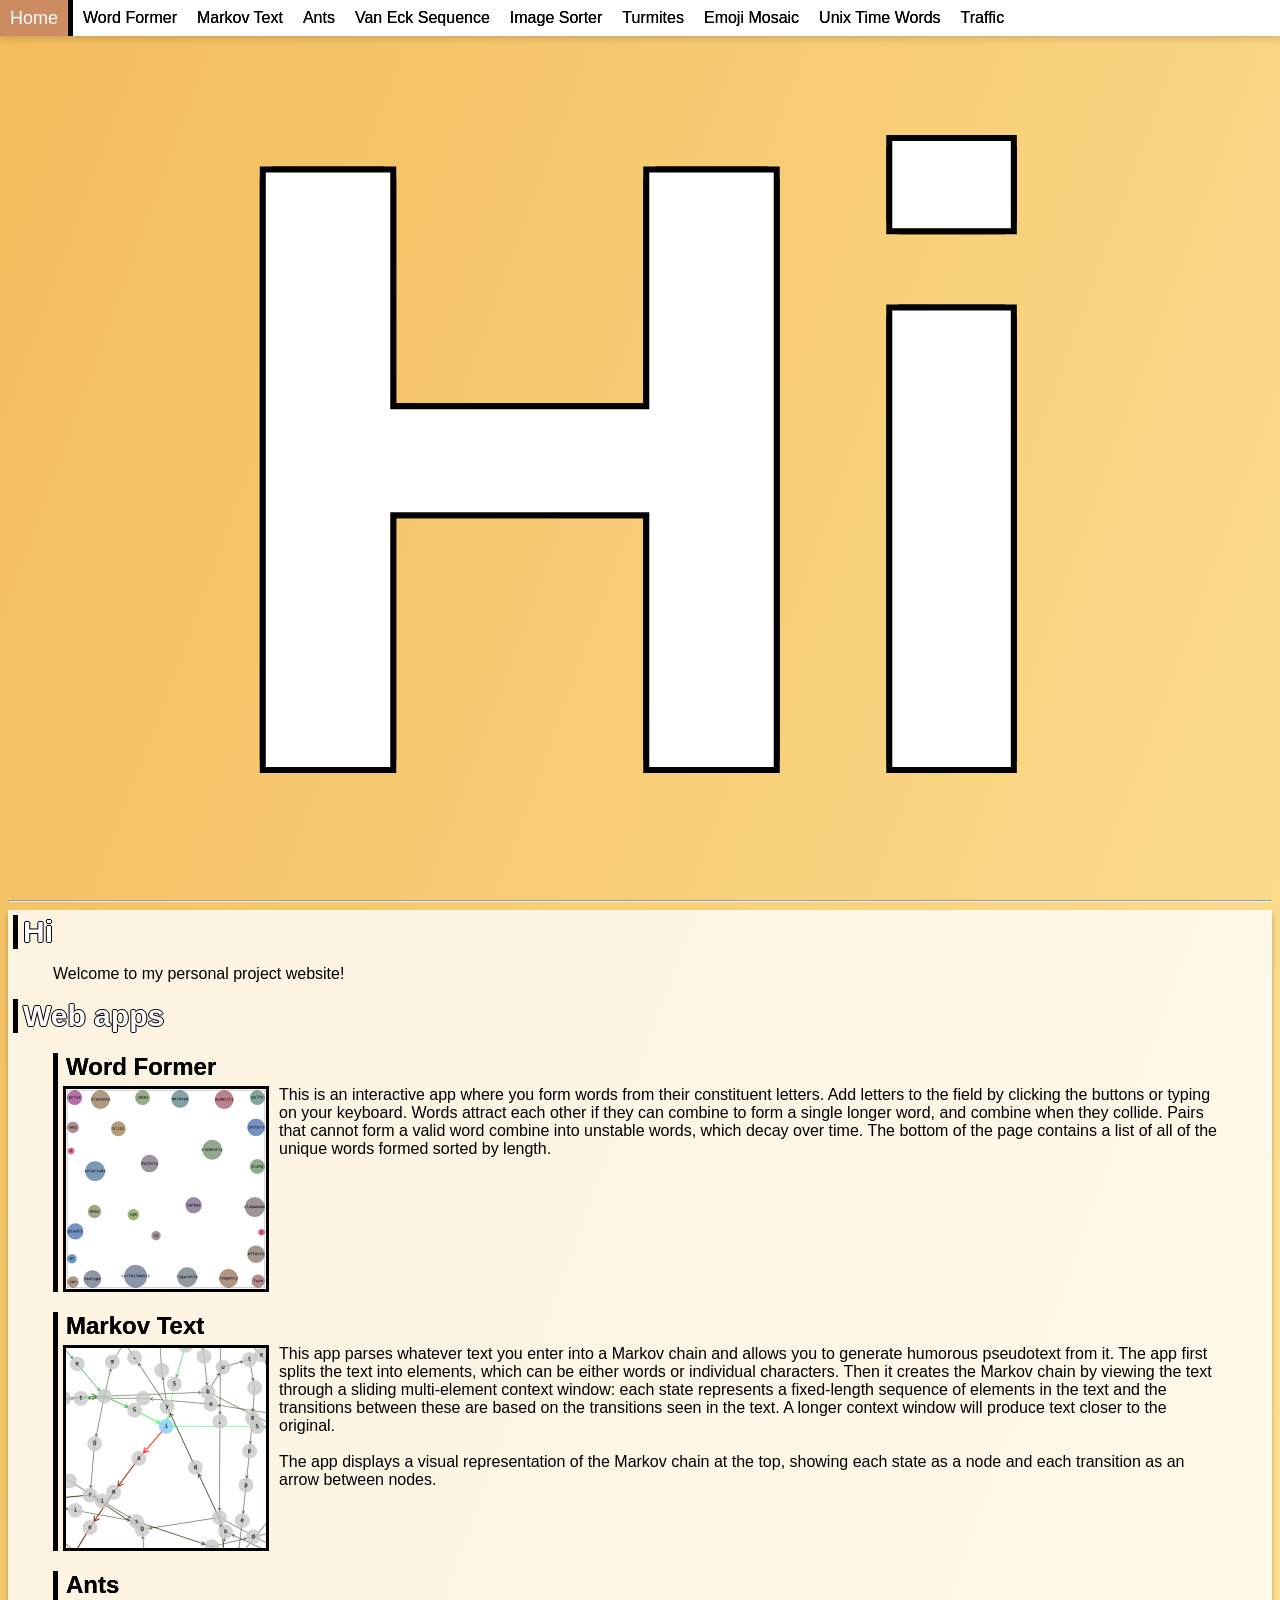
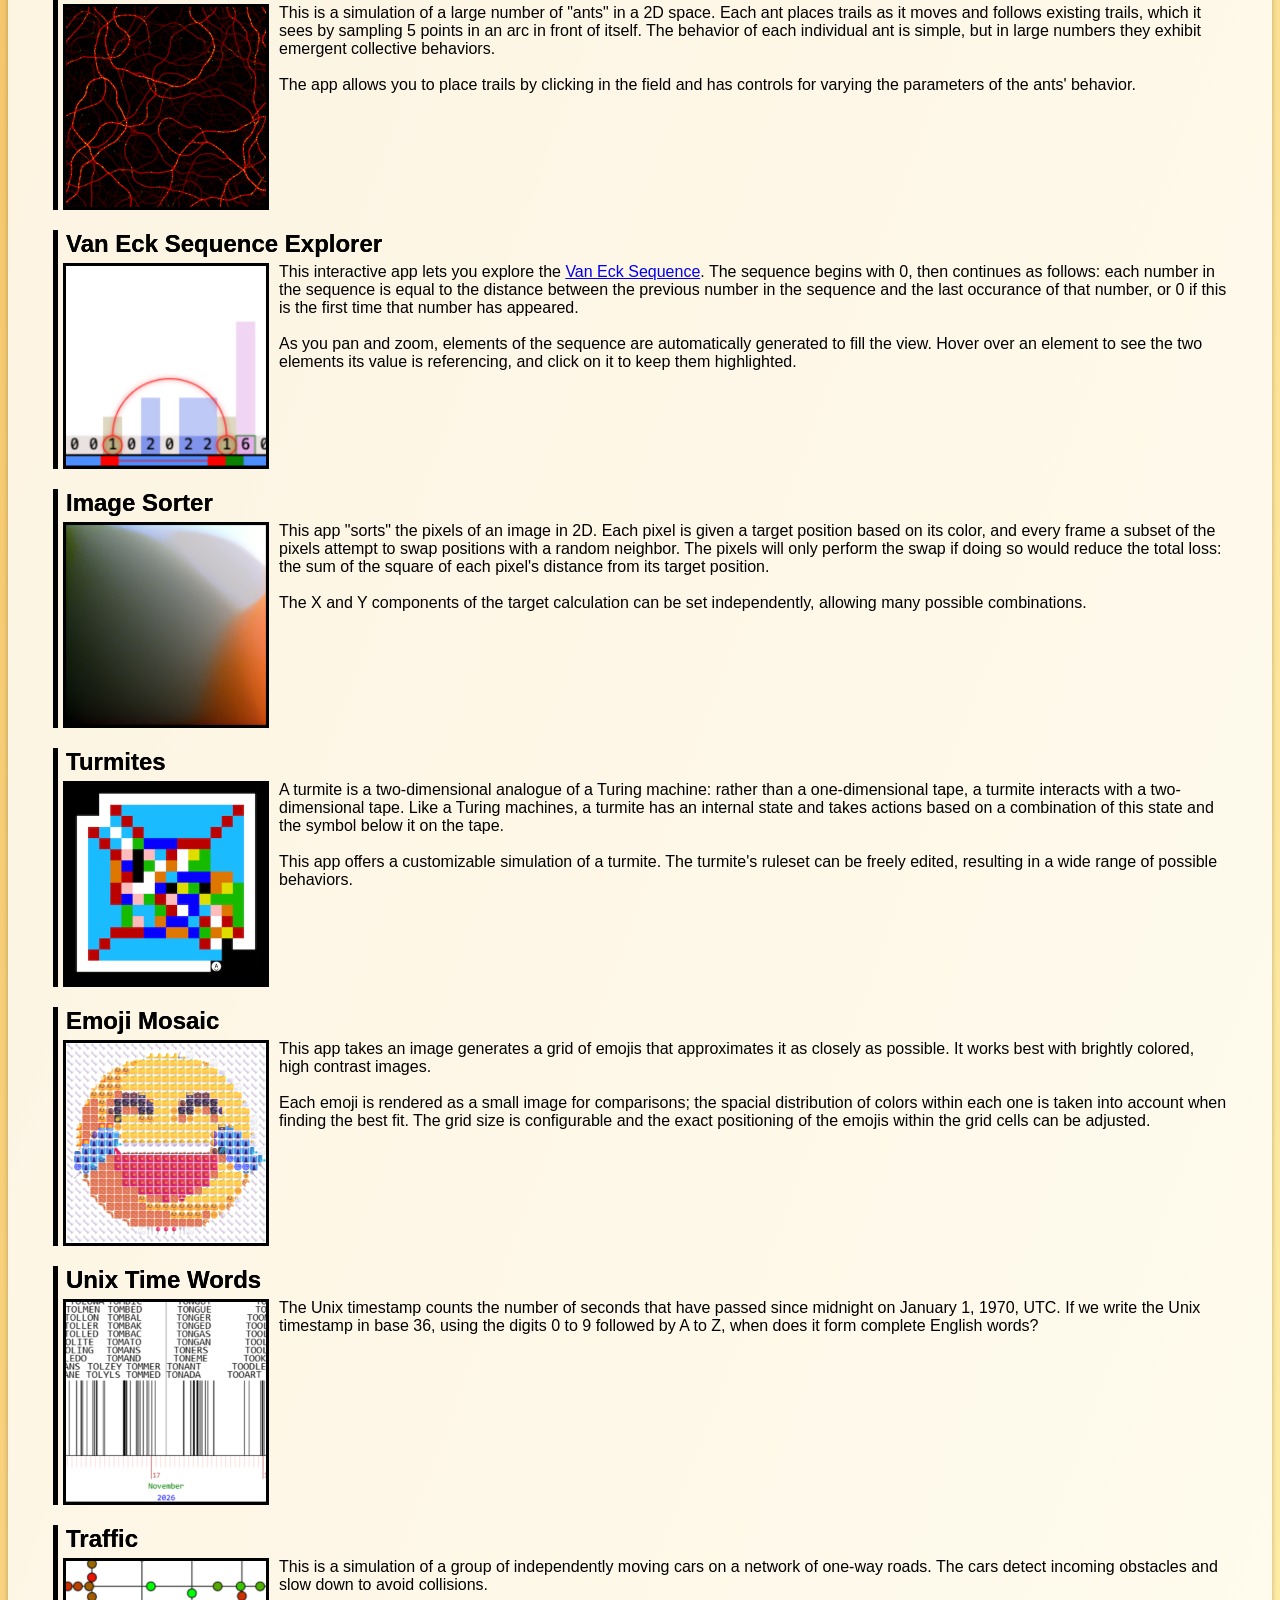
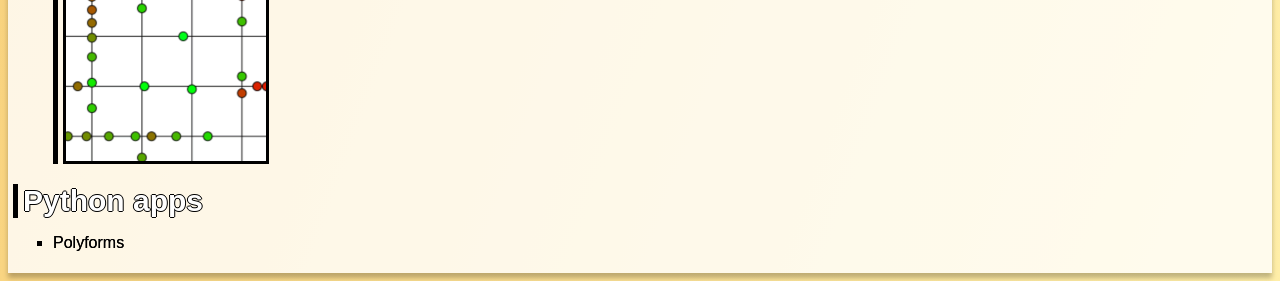
<file: index.html>
<html>
    <head>
        <title>Home</title>
        <link rel="stylesheet" href="css/common.css">
        <link rel="stylesheet" href="css/home.css">
    </head>
    <body>
        <div id="header_placeholder"></div>
        <div id="hi_container"><span id="hi"></span></div>
        <hr id="center_rule">
        <div id="padder">
            <div class="container">
                <span class="header">Hi</span>
                <p>Welcome to my personal project website!</p>
                <span class="header">Web apps</span>
                    <div class="big_link">
                        <a class="animated_link big_link_title" href="/wordformer/">Word Former</a>
                        <div class="image_and_text">
                            <div class="image_outer_container">
                                <div class="image_inner_container">
                                    <img src="/images/wordformer.webp">
                                </div>
                            </div>
                            <div class="text_for_image">
                                This is an interactive app where you form words from their constituent letters. 
                                Add letters to the field by clicking the buttons or typing on your keyboard. 
                                Words attract each other if they can combine to form a single longer word, and combine when they collide. 
                                Pairs that cannot form a valid word combine into unstable words, which decay over time. 
                                The bottom of the page contains a list of all of the unique words formed sorted by length.
                            </div>
                        </div>
                    </div>
                    <div class="big_link">
                        <a class="animated_link big_link_title" href="/markovtext/">Markov Text</a>
                        <div class="image_and_text">
                            <div class="image_outer_container">
                                <div class="image_inner_container">
                                    <img src="/images/markovtext.webp">
                                </div>
                            </div>
                            <div class="text_for_image">
                                This app parses whatever text you enter into a Markov chain and allows you to generate humorous pseudotext from it. 
                                The app first splits the text into elements, which can be either words or individual characters. 
                                Then it creates the Markov chain by viewing the text through a sliding multi-element context window: each state represents a fixed-length sequence of elements in the text and 
                                the transitions between these are based on the transitions seen in the text.
                                A longer context window will produce text closer to the original.
                                <br><br>
                                The app displays a visual representation of the Markov chain at the top, showing each state as a node and each transition as an arrow between nodes.
                            </div>
                        </div>
                    </div>
                    <div class="big_link">
                        <a class="animated_link big_link_title" href="/ants/">Ants</a>
                        <div class="image_and_text">
                            <div class="image_outer_container">
                                <div class="image_inner_container">
                                    <img src="/images/ants.webp">
                                </div>
                            </div>
                            <div class="text_for_image">
                                This is a simulation of a large number of "ants" in a 2D space. 
                                Each ant places trails as it moves and follows existing trails, which it sees by sampling 5 points in an arc in front of itself.
                                The behavior of each individual ant is simple, but in large numbers they exhibit emergent collective behaviors. 
                                <br><br>
                                The app allows you to place trails by clicking in the field and has controls for varying the parameters of the ants' behavior.
                            </div>
                        </div>
                    </div>
                    <div class="big_link">
                        <a class="animated_link big_link_title" href="/vaneck/">Van Eck Sequence Explorer</a>
                        <div class="image_and_text">
                            <div class="image_outer_container">
                                <div class="image_inner_container">
                                    <img src="/images/vaneck.webp">
                                </div>
                            </div>
                            <div class="text_for_image">
                                This interactive app lets you explore the <a href="https://oeis.org/A181391">Van Eck Sequence</a>.
                                The sequence begins with 0, then continues as follows: each number in the sequence is equal to the distance between the previous number in the sequence and the last occurance of that number, or 0 if this is the first time that number has appeared.
                                <br><br>
                                As you pan and zoom, elements of the sequence are automatically generated to fill the view. 
                                Hover over an element to see the two elements its value is referencing, and click on it to keep them highlighted.
                            </div>
                        </div>
                    </div>
                    <div class="big_link">
                        <a class="animated_link big_link_title" href="/imagesorter/">Image Sorter</a>
                        <div class="image_and_text">
                            <div class="image_outer_container">
                                <div class="image_inner_container">
                                    <img src="/images/imagesorter.webp">
                                </div>
                            </div>
                            <div class="text_for_image">
                                This app "sorts" the pixels of an image in 2D. 
                                Each pixel is given a target position based on its color, and every frame a subset of the pixels attempt to swap positions with a random neighbor.
                                The pixels will only perform the swap if doing so would reduce the total loss: the sum of the square of each pixel's distance from its target position. 
                                <br><br>
                                The X and Y components of the target calculation can be set independently, allowing many possible combinations.
                            </div>
                        </div>
                    </div>
                    <div class="big_link">
                        <a class="animated_link big_link_title" href="/turmites/">Turmites</a>
                        <div class="image_and_text">
                            <div class="image_outer_container">
                                <div class="image_inner_container">
                                    <img src="/images/turmites.webp">
                                </div>
                            </div>
                            <div class="text_for_image">
                                A turmite is a two-dimensional analogue of a Turing machine: rather than a one-dimensional tape, a turmite interacts with a two-dimensional tape. 
                                Like a Turing machines, a turmite has an internal state and takes actions based on a combination of this state and the symbol below it on the tape.
                                <br><br>
                                This app offers a customizable simulation of a turmite. 
                                The turmite's ruleset can be freely edited, resulting in a wide range of possible behaviors.
                            </div>
                        </div>
                    </div>
                    <div class="big_link">
                        <a class="animated_link big_link_title" href="/emojimosaic/">Emoji Mosaic</a>
                        <div class="image_and_text">
                            <div class="image_outer_container">
                                <div class="image_inner_container">
                                    <img src="/images/emojimosaic.webp">
                                </div>
                            </div>
                            <div class="text_for_image">
                                This app takes an image generates a grid of emojis that approximates it as closely as possible.
                                It works best with brightly colored, high contrast images.
                                <br><br>
                                Each emoji is rendered as a small image for comparisons; the spacial distribution of colors within each one is taken into account when finding the best fit.
                                The grid size is configurable and the exact positioning of the emojis within the grid cells can be adjusted.
                            </div>
                        </div>
                    </div>
                    <div class="big_link">
                        <a class="animated_link big_link_title" href="/unixwords/">Unix Time Words</a>
                        <div class="image_and_text">
                            <div class="image_outer_container">
                                <div class="image_inner_container">
                                    <img src="/images/unixwords.webp">
                                </div>
                            </div>
                            <div class="text_for_image">
                                The Unix timestamp counts the number of seconds that have passed since midnight on January 1, 1970, UTC. 
                                If we write the Unix timestamp in base 36, using the digits 0 to 9 followed by A to Z, when does it form complete English words? 
                            </div>
                        </div>
                    </div>
                    <div class="big_link">
                        <a class="animated_link big_link_title" href="/traffic/">Traffic</a>
                        <div class="image_and_text">
                            <div class="image_outer_container">
                                <div class="image_inner_container">
                                    <img src="/images/traffic.webp">
                                </div>
                            </div>
                            <div class="text_for_image">
                                This is a simulation of a group of independently moving cars on a network of one-way roads.
                                The cars detect incoming obstacles and slow down to avoid collisions.
                            </div>
                        </div>
                    </div>
                <span class="header">Python apps</span>
                <ul>
                    <li><a class="animated_link" href="https://github.com/dpan229/polyforms">Polyforms</a></li>
                </ul>
            </div>
        </div>

        <script src="js/include_html.js"></script>
        <script src="js/home.js"></script>
    </body>
</html>
</file>
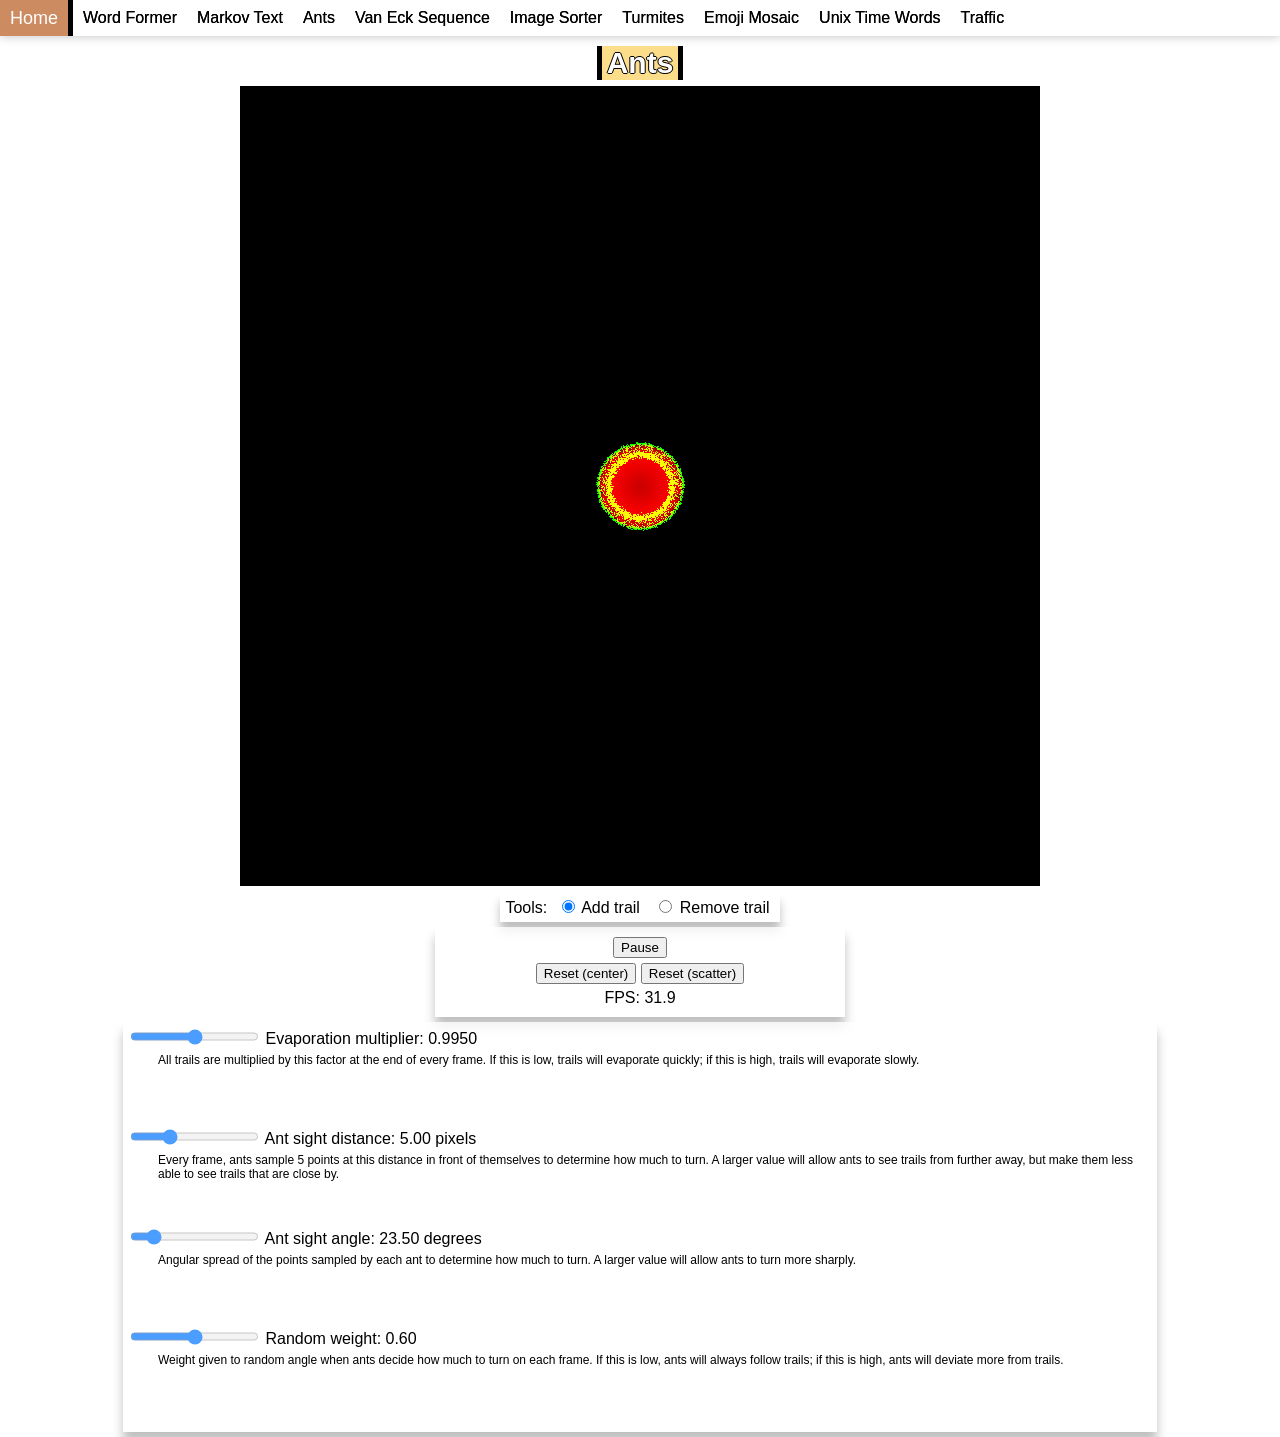
<file: ants/index.html>
<html>
    <head>
        <title>Ants</title>
        <link rel="stylesheet" href="/css/common.css">
        <link rel="stylesheet" href="css/style.css">
    </head>
    <body>
        <div id="header_placeholder"></div>
        <span class="main_header">Ants</span>
        <div class="canvas_container">
            <canvas id="antCanvas" class="layer_canvas" width="800" height="800"></canvas>
            <canvas id="toolCanvas" class="layer_canvas" width="800" height="800"></canvas>
        </div>
        <div class="tool_container">
            <span>Tools:</span>
            <div class="tool">
                <input type="radio" id="add_trail_tool" name="tool" value="add_trail" checked>
                <label for="add_trail_tool">Add trail</label>
            </div>
            <div class="tool">
                <input type="radio" id="remove_trail_tool" name="tool" value="remove_trail">
                <label for="remove_trail_tool">Remove trail</label>
            </div>
        </div>
        <div class="button_container">
            <div class="button_inner_container">
                <button id="playpause">Pause</button>
            </div>
            <div class="button_inner_container">
                <button id="reset_center">Reset (center)</button>
                <button id="reset_scatter">Reset (scatter)</button>
            </div>
            <div class="button_inner_container">
                <span id="fps">FPS</span>
            </div>
        </div>
        <div id="controls">
            <!-- <span class="heading">Settings</span> -->
            <div class="control_container">
                <input type="range" min="0" max="100" value="50" id="evaporation" class="slider">
                <label for="evaporation">Evaporation multiplier: <span id="evaporation_text">0.9950</span></label>
                <span class="explanation">All trails are multiplied by this factor at the end of every frame. If this is low, trails will evaporate quickly; if this is high, trails will evaporate slowly.</span>
            </div>
            <div class="control_container">
                <input type="range" min="0" max="50" value="14" id="distance" class="slider">
                <label for="angle">Ant sight distance: <span id="distance_text">5.00</span> pixels</label>
                <span class="explanation">Every frame, ants sample 5 points at this distance in front of themselves to determine how much to turn. A larger value will allow ants to see trails from further away, but make them less able to see trails that are close by.</span>
            </div>
            <div class="control_container">
                <input type="range" min="1" max="8" value="2" id="angle" class="slider">
                <label for="angle">Ant sight angle: <span id="angle_text">23.50</span> degrees</label>
                <span class="explanation">Angular spread of the points sampled by each ant to determine how much to turn. A larger value will allow ants to turn more sharply.</span>
            </div>
            <div class="control_container">
                <input type="range" min="0" max="120" value="60" id="rand_weight" class="slider">
                <label for="rand_weight">Random weight: <span id="rand_weight_text">0.60</span></label>
                <span class="explanation">Weight given to random angle when ants decide how much to turn on each frame. If this is low, ants will always follow trails; if this is high, ants will deviate more from trails.</span>
            </div>
        </div>
        <script src="../js/include_html.js"></script>
        <script src="js/ants.js"></script>
    </body>
</html>
</file>
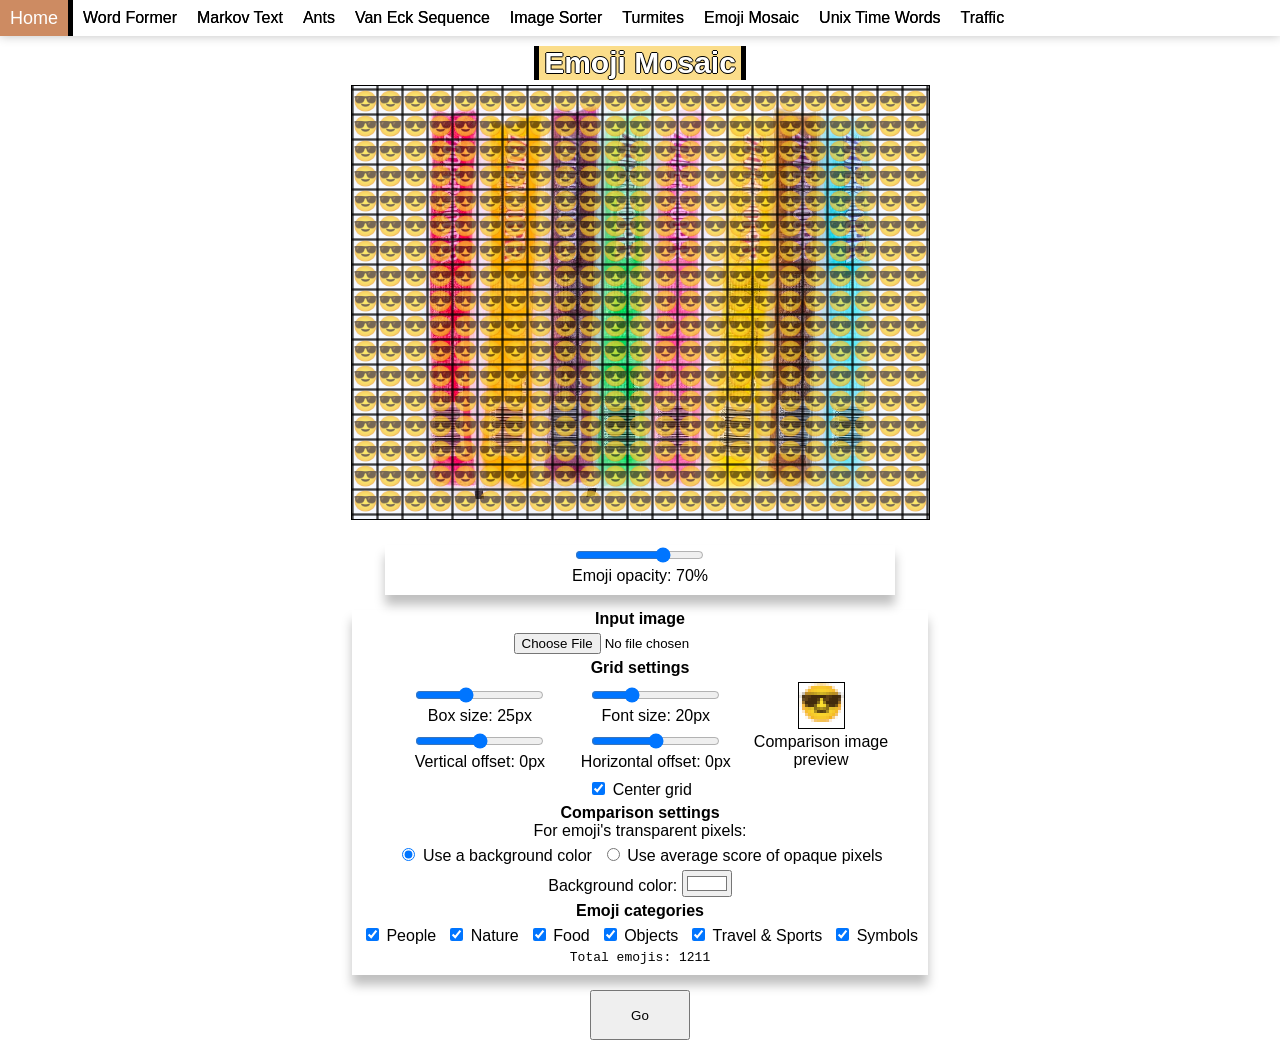
<file: emojimosaic/index.html>
<!DOCTYPE html>
<html>
    <head>
        <title>Emoji Mosaic</title>
        <link rel="stylesheet" href="/css/common.css">
        <link rel="stylesheet" href="css/style.css">
    </head>
    <body>
        <div id="header_placeholder"></div>
        <span class="main_header">Emoji Mosaic</span>
        <div class="canvas_container" id="main_canvas_container">
            <canvas class="layer_canvas" id="image_canvas" width="500" height="500"></canvas>
            <canvas class="layer_canvas" id="top_canvas" width="500" height="500"></canvas>
        </div>
        <div class="control_container">
            <div class="control_group">
                <div class="control">
                    <input type="range" min="0" max="100" value="70" id="emoji_opacity">
                    <br>
                    <label for="emoji_opacity">Emoji opacity: <span id="emoji_opacity_text">70</span>%</label>
                </div>
            </div>
        </div>
        <div class="control_container" id="grid_settings">
            <span class="container_heading">Input image</span>
            <div class="control_group">
                <div class="control">
                    <input type="file" id="image_input" accept="image/*">
                </div>
            </div>
            <span class="container_heading">Grid settings</span>
            <div class="control_group">
                <div class="control">
                <table>
                    <tr>
                        <td class="wide_cell">
                            <div class="control">
                                <input type="range" min="10" max="50" value="25" id="box_size">
                                <br>
                                <label for="box_size">Box size: <span id="box_size_text">25</span>px</label>
                            </div>
                        </td>
                        <td class="wide_cell">
                            <div class="control">
                                <input type="range" min="8" max="50" value="20" id="font_size">
                                <br>
                                <label for="font_size">Font size: <span id="font_size_text">20</span>px</label>
                            </div>
                        </td>
                    </tr>
                    <tr>
                        <td class="wide_cell">
                            <div class="control">
                                <input type="range" min="-8" max="8" value="0" id="vertical_offset">
                                <br>
                                <label for="vertical_offset">Vertical offset: <span id="vertical_offset_text">0</span>px</label>
                            </div>
                        </td>
                        <td class="wide_cell">
                            <div class="control">
                                <input type="range" min="-8" max="8" value="0" id="horizontal_offset">
                                <br>
                                <label for="horizontal_offset">Horizontal offset: <span id="horizontal_offset_text">0</span>px</label>
                            </div>
                        </td>
                    </tr>
                </table>
                </div>
                <div class="control">
                    <canvas id="compare_preview_canvas" width="45" height="45"></canvas>
                    <br>
                    Comparison image
                    <br>
                    preview
                </div>
            </div>
            <div class="control_group">
                <div class="control">
                    <input type="checkbox" id="center_grid" checked>
                    <label for="center_grid">Center grid</label>
                </div>
            </div>
            <span class="container_heading">Comparison settings</span>
            <span class="container_subheading">For emoji's transparent pixels:</span>
            <div class="control_group">
                <div class="control">
                    <input type="radio" id="use_background" name="transparency" value="use_background" checked>
                    <label for="use_background">Use a background color</label>
                </div>
                <div class="control">
                    <input type="radio" id="average_transparent" name="transparency" value="average_transparent">
                    <label for="average_transparent">Use average score of opaque pixels</label>
                </div>
            </div>
            <div class="control_group" id="background_color_container">
                <div class="control">
                    Background color:
                    <input type="color" id="background_color_pick" value="#FFFFFF">
                </div>
            </div>
            <!-- convert emojis to grayscale -->
            <span class="container_heading">Emoji categories</span>
            <div class="control_group">
                <div class="control">
                    <input type="checkbox" id="people_checkbox" class="category_checkbox" data-category="PEOPLE" checked>
                    <label for="people_checkbox">People</label>
                </div>
                <div class="control">
                    <input type="checkbox" id="nature_checkbox" class="category_checkbox" data-category="NATURE" checked>
                    <label for="nature_checkbox">Nature</label>
                </div>
                <div class="control">
                    <input type="checkbox" id="food_checkbox" class="category_checkbox" data-category="FOOD" checked>
                    <label for="food_checkbox">Food</label>
                </div>
                <div class="control">
                    <input type="checkbox" id="objects_checkbox" class="category_checkbox" data-category="OBJECTS" checked>
                    <label for="objects_checkbox">Objects</label>
                </div>
                <div class="control">
                    <input type="checkbox" id="travel_checkbox" class="category_checkbox" data-category="TRAVELSPORTS" checked>
                    <label for="travel_checkbox">Travel & Sports</label>
                </div>
                <div class="control">
                    <input type="checkbox" id="symbols_checkbox" class="category_checkbox" data-category="SYMBOLS" checked>
                    <label for="symbols_checkbox">Symbols</label>
                </div>
                <!-- <div class="control">
                    <input type="checkbox" id="space_checkbox" class="category_checkbox" data-category="SPACE" checked>
                    <label for="space_checkbox">Allow empty space</label>
                </div> -->
            </div>
            <span class="info" id="palette_count"></span>
        </div>

        <div class="control_container" id="click_info">
            <span class="container_heading">Selected box at comparison size:</span>
            <div class="control_group">
                <canvas id="click_info_canvas" width="45" height="45"></canvas>
            </div>
            <span class="container_heading">Best emojis for selected position:</span>
            <div id="table_container">

            </div>
        </div>

        <div class="control_group">
            <div class="control">
                <button id="go_button">Go</button>
            </div>
        </div>

        <div class="control_container" id="output_container">
            <span class="container_heading">Click the image to see best fit emojis.</span>
            <span class="container_heading">Text Version:</span>
            <pre id="output_text"></pre>
        </div>
        <script src="/js/include_html.js"></script>
        <script src="js/emojimosaic.js"></script>
    </body>
</html>
</file>
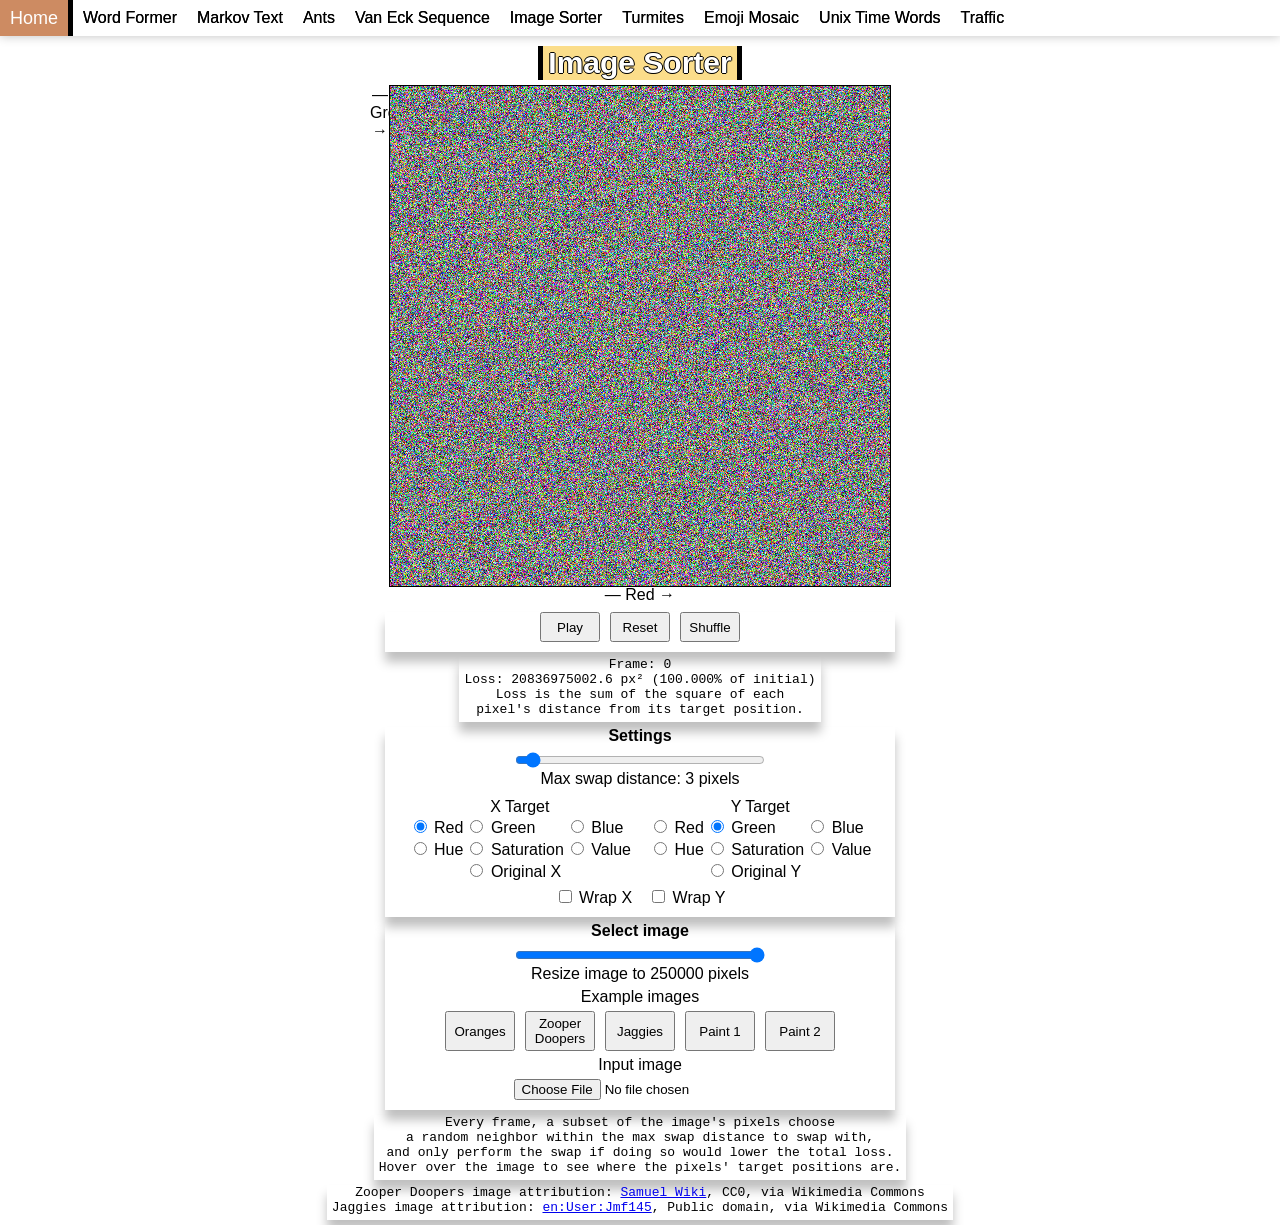
<file: imagesorter/index.html>
<html>
    <head>
        <meta charset="utf-8">
        <title>Image Sorter</title>
        <link rel="stylesheet" href="/css/common.css">
        <link rel="stylesheet" href="css/style.css">
    </head>
    <body>
        <div id="header_placeholder"></div>
        <span class="main_header">Image Sorter</span>
        <div class="canvas_container" id="main_canvas_container">
            <canvas class="layer_canvas" id="image_canvas"></canvas>
            <canvas class="layer_canvas" id="interact_canvas"></canvas>
            <div id="arrow_bottom">— <span id="bottom_text">Red</span><span id="bottom_wrap"></span> →</div>
            <div id="arrow_left">— <span id="left_text">Green</span><span id="left_wrap"></span> →</div>
        </div>
        <div class="control_container">
            <div class="control_group">
                <button id="playpause">Play</button>
                <button id="reset">Reset</button>
                <button id="shuffle">Shuffle</button>
            </div>
        </div>
        <div class="info_container">
            <span id="frame_count"></span>
            <br>
            <span id="loss"></span>
            <br>
            Loss is the sum of the square of each <br>
            pixel's distance from its target position.
        </div>
        <div class="control_container">
            <span class="container_heading">Settings</span>
            <div class="control_group">
                <div class="control">
                    <input type="range" min="1" max="50" value="3" id="swap_distance">
                    <br>
                    <label for="swap_distance">Max swap distance: <span id="swap_distance_text">3 pixels</span></label>
                </div>
            </div>
            <div class="control_group">
                <div class="control">
                    <span class="container_subheading">X Target</span>
                    <table>
                        <tr>
                            <td class="target_radio">
                                <input type="radio" id="x_red" name="x_target" value="red" checked>
                                <label for="x_red">Red</label>
                            </td>
                            <td class="target_radio">
                                <input type="radio" id="x_green" name="x_target" value="green">
                                <label for="x_green">Green</label>
                            </td>
                            <td class="target_radio">
                                <input type="radio" id="x_blue" name="x_target" value="blue">
                                <label for="x_blue">Blue</label>
                            </td>
                        </tr>
                        <tr>
                            <td class="target_radio">
                                <input type="radio" id="x_hue" name="x_target" value="hue">
                                <label for="x_hue">Hue</label>
                            </td>
                            <td class="target_radio">
                                <input type="radio" id="x_saturation" name="x_target" value="saturation">
                                <label for="x_saturation">Saturation</label>
                            </td>
                            <td class="target_radio">
                                <input type="radio" id="x_value" name="x_target" value="value">
                                <label for="x_value">Value</label>
                            </td>
                        </tr>
                        <tr>
                            <td></td>
                            <td class="target_radio">
                                <input type="radio" id="x_original" name="x_target" value="original">
                                <label for="x_original">Original X</label>
                            </td>
                        </tr>
                    </table>
                </div>
                <div class="control">
                    <span class="container_subheading">Y Target</span>
                    <table>
                        <tr>
                            <td class="target_radio">
                                <input type="radio" id="y_red" name="y_target" value="red">
                                <label for="y_red">Red</label>
                            </td>
                            <td class="target_radio">
                                <input type="radio" id="y_green" name="y_target" value="green" checked>
                                <label for="y_green">Green</label>
                            </td>
                            <td class="target_radio">
                                <input type="radio" id="y_blue" name="y_target" value="blue">
                                <label for="y_blue">Blue</label>
                            </td>
                        </tr>
                        <tr>
                            <td class="target_radio">
                                <input type="radio" id="y_hue" name="y_target" value="hue">
                                <label for="y_hue">Hue</label>
                            </td>
                            <td class="target_radio">
                                <input type="radio" id="y_saturation" name="y_target" value="saturation">
                                <label for="y_saturation">Saturation</label>
                            </td>
                            <td class="target_radio">
                                <input type="radio" id="y_value" name="y_target" value="value">
                                <label for="y_value">Value</label>
                            </td>
                        </tr>
                        <tr>
                            <td></td>
                            <td class="target_radio">
                                <input type="radio" id="y_original" name="y_target" value="original">
                                <label for="y_original">Original Y</label>
                            </td>
                        </tr>
                    </table>
                </div>
            </div>
            <div class="control_group">
                <div class="control">
                    <input type="checkbox" id="wrap_x">
                    <label for="wrap_x">Wrap X</label>
                </div>
                <div class="control">
                    <input type="checkbox" id="wrap_y">
                    <label for="wrap_y">Wrap Y</label>
                </div>
            </div>
        </div>
        <div class="control_container">
            <span class="container_heading">Select image</span>
            <div class="control_group">
                <div class="control">
                    <input type="range" min="10" max="250" value="250" id="pixel_count">
                    <br>
                    <label for="pixel_count">Resize image to <span id="pixel_count_text">250000</span> pixels</label>
                </div>
            </div>
            <span class="container_subheading">Example images</span>
            <div class="control_group">
                <button class="example_image_button" data-path="images/oranges.jpg">Oranges</button>
                <button class="example_image_button" data-path="images/zooper_dooper.jpg">Zooper Doopers</button>
                <button class="example_image_button" data-path="images/jaggies.png">Jaggies</button>
                <button class="example_image_button" data-path="images/example_2.png">Paint 1</button>
                <button class="example_image_button" data-path="images/example.png">Paint 2</button>
            </div>
            <span class="container_subheading">Input image</span>
            <div class="control_group">
                <div class="control">
                    <input type="file" id="image_input" accept="image/*">
                </div>
            </div>
        </div>
        <div class="info_container">
            Every frame, a subset of the image's pixels choose <br>
            a random neighbor within the max swap distance to swap with, <br>
            and only perform the swap if doing so would lower the total loss. <br>
            Hover over the image to see where the pixels' target positions are.
        </div>
        <div class="info_container">
            Zooper Doopers image attribution: <a href="https://commons.wikimedia.org/wiki/File:Zooper_Dooper_Cosmic_flavours_(frozen).jpg">Samuel Wiki</a>, CC0, via Wikimedia Commons<br>
            Jaggies image attribution: <a href="https://commons.wikimedia.org/wiki/File:Test_nn.png">en:User:Jmf145</a>, Public domain, via Wikimedia Commons
        </div>
        <script src="../js/include_html.js"></script>
        <script src="js/imagesorter.js"></script>
    </body>
</html>
</file>
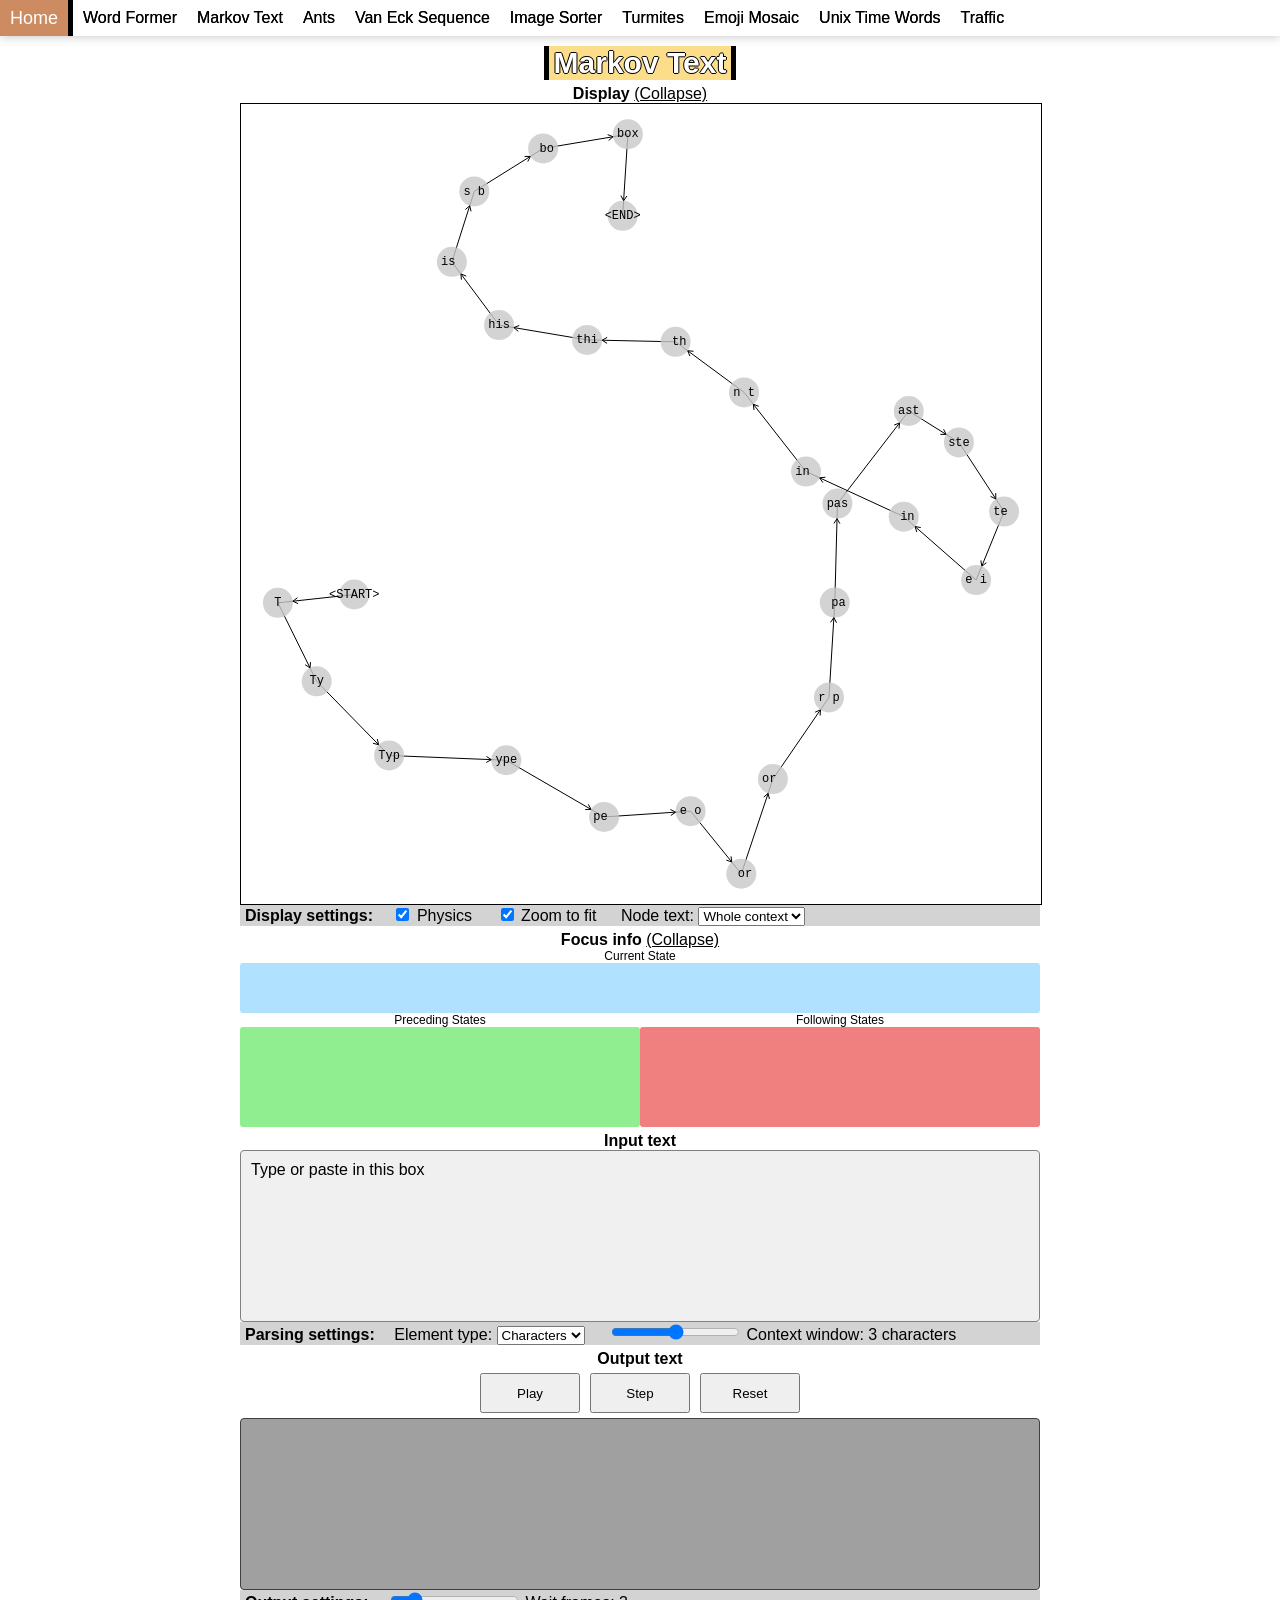
<file: markovtext/index.html>
<html>
    <head>
        <title>Markov Text</title>
        <link rel="stylesheet" href="/css/common.css">
        <link rel="stylesheet" href="css/style.css">
    </head>
    <body>
        <div id="header_placeholder"></div>
        <div id="page_container">
            <span class="main_header">Markov Text</span>
            <span class="section_header"><b>Display</b> <span class="collapse" id="collapse_display">(Collapse)</span></span>
            <div id="display_container">
                <canvas id="markovCanvas" width="800" height="800"></canvas>
                <div class="settings_container">
                    <span class="settings_header">Display settings:</span>
                    <span class="setting">
                        <input type="checkbox" id="physics" checked>
                        <label for="physics">Physics</label>
                    </span>
                    <span class="setting">
                        <input type="checkbox" id="autozoom" checked>
                        <label for="autozoom">Zoom to fit</label>
                    </span>
                    <span class="setting">
                        <label for="node_text_select">Node text:</label>
                        <select name="node_text" id="node_text_select">
                            <option value="whole_context">Whole context</option>
                            <option value="last_elem">Last element</option>
                            <option value="none">None</option>
                        </select>
                    </span>
                </div>
            </div>
            <span class="section_header"><b>Focus info</b> <span class="collapse" id="collapse_focus">(Collapse)</span></span>
            <div id="focus_info">
                <span class="small_header">Current State</span>
                <div id="focus_header">
                    <strong id="focus_header_text" contenteditable="true" spellcheck="false"></strong>
                    <span id="focus_header_count"></span>
                </div>
                <div id="focus_scrolls">
                    <div class="scrollbox_container">
                        <span class="small_header">Preceding States</span>
                        <div class="scrollbox" id="focusLeft"></div>
                    </div>
                    <div class="scrollbox_container">
                        <span class="small_header">Following States</span>
                        <div class="scrollbox" id="focusRight"></div>
                    </div>
                </div>
            </div>
            <span class="section_header"><b>Input text</b></span>
            <div id="textbox" contenteditable="true">Type or paste in this box</div>
            <div class="settings_container">
                <span class="settings_header">Parsing settings:</span>
                <span class="setting">
                    <label for="elem_select">Element type:</label>
                    <select name="elem" id="elem_select">
                        <option value="characters">Characters</option>
                        <option value="words">Words</option>
                    </select>
                </span>
                <span class="setting">
                    <input type="range" id="context_size_slider" min="1" max="5" value="3">
                    <label for="context_size_slider" id="context_size_label">Context window: 3 characters</label>
                </span>
            </div>
            <span class="section_header"><b>Output text</b></span>
            <div class="control_group">
                <div class="control">
                    <button class="big_button" id="start_random">Play</button>
                </div>
                <div class="control">
                    <button class="big_button" id="step_random">Step</button>
                </div>
                <div class="control">
                    <button class="big_button" id="reset_random">Reset</button>
                </div>
            </div>
            <div id="output"></div>
            <div class="settings_container">
                <span class="settings_header">Output settings:</span>
                <span class="setting">
                    <input type="range" id="random_speed" min="0" max="20" value="3">
                    <label for="random_speed" id="random_speed_label">Wait frames: 3</label>
                </span>
            </div>
        </div>
        <script src="/js/include_html.js"></script>
        <script src="js/markov.js"></script>
    </body>
</html>
</file>
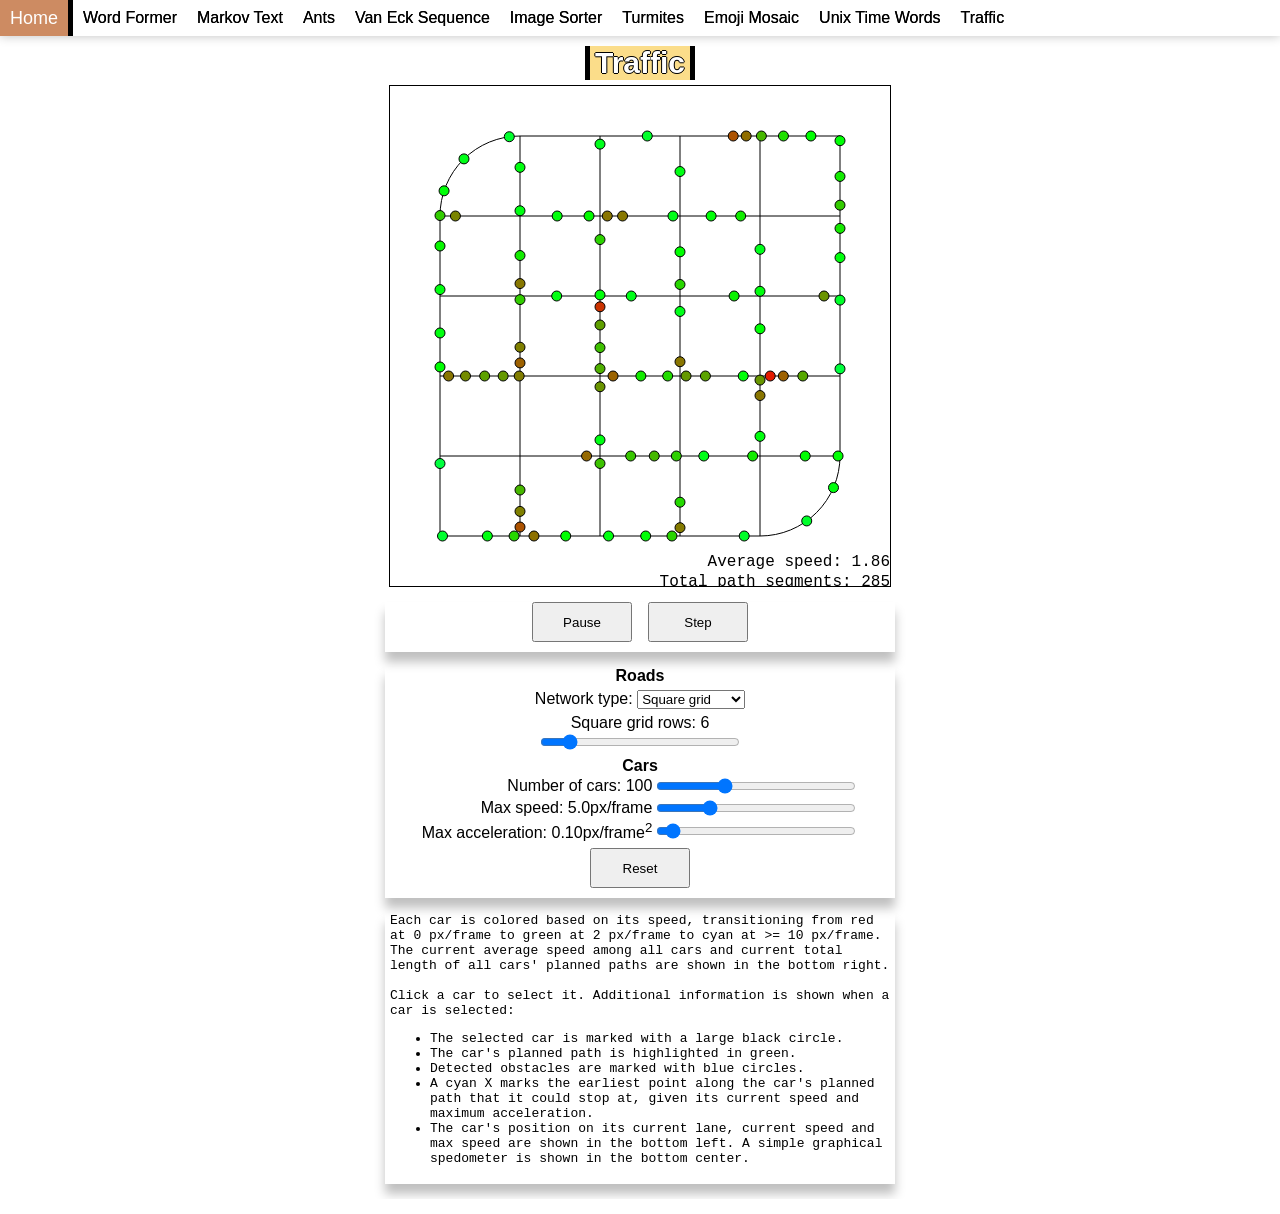
<file: traffic/index.html>
<html>
    <head>
        <title>Turmites</title>
        <link rel="stylesheet" href="/css/common.css">
        <link rel="stylesheet" href="css/style.css">
    </head>
    <body>
        <div id="header_placeholder"></div>
        <span class="main_header">Traffic</span>
        <canvas id="main_canvas" width="500" height="500"></canvas>
        <div class="control_container">
            <div class="control_group">
                <div class="control">
                    <button id="playpause">Pause</button>
                </div>
                <div class="control">
                    <button id="step">Step</button>
                </div>
            </div>
        </div>
        <div class="control_container">
            <span class="container_heading">Roads</span>
            <div class="control_group">
                <div class="control">
                    <label for="grid_selector">Network type: </label>
                    <select id="grid_selector">
                        <option value="square" selected="selected">Square grid</option>
                        <option value="triangular">Triangular grid</option>
                        <option value="wheel">Wheel</option>
                    </select>
                </div>
            </div>
            <div id="square_grid_settings">
                <div class="control_group">
                    <div class="control">
                        <label for="square_rows_slider">Square grid rows: <span id="square_rows_label">6</span></label>
                        <br>
                        <input class="long_slider" type="range" min="1" max="18" value="3" id="square_rows_slider">
                    </div>
                </div>
            </div>
            <div id="triangular_grid_settings">
                <div class="control_group">
                    <div class="control">
                        <label for="triangular_rows_slider">Triangular grid rows: <span id="triangular_rows_label">6</span></label>
                        <br>
                        <input class="long_slider" type="range" min="2" max="36" value="6" id="triangular_rows_slider">
                    </div>
                </div>
            </div>
            <div id="wheel_grid_settings">
                <div class="control_group">
                    <div class="control">
                        <label for="wheel_spokes_slider">Wheel spokes: <span id="wheel_spokes_label">6</span></label>
                        <br>
                        <input class="long_slider" type="range" min="1" max="36" value="6" id="wheel_spokes_slider">
                    </div>
                </div>
            </div>
            <span class="container_subheading">Cars</span>
            <table class="control_table">
                <tr>
                    <td>
                        <label for="car_num_slider">Number of cars: <span id="car_num_label">100</span></label>
                    </td>
                    <td>
                        <input class="long_slider" type="range" min="1" max="300" value="100" id="car_num_slider">
                    </td>
                </tr>
                <tr>
                    <td>
                        <label for="car_max_speed_slider">Max speed: <span id="car_max_speed_label">5.0</span>px/frame</label>
                    </td>
                    <td>
                        <input class="long_slider" type="range" min="1" max="200" value="50" id="car_max_speed_slider">
                    </td>
                </tr>
                <tr>
                    <td>
                        <label for="car_max_accel_slider">Max acceleration: <span id="car_max_accel_label">0.10</span>px/frame<sup>2</sup></label>
                    </td>
                    <td>
                        <input class="long_slider" type="range" min="1" max="200" value="10" id="car_max_accel_slider">
                    </td>
                </tr>
            </table>
            <div class="control_group">
                <div class="control">
                    <button id="reset">Reset</button>
                </div>
            </div>
        </div>
        <div class="control_container">
            <span class="info">
                Each car is colored based on its speed, transitioning from red at 0&nbsp;px/frame to green at 2&nbsp;px/frame to cyan at >=&nbsp;10&nbsp;px/frame.
                The current average speed among all cars and current total length of all cars' planned paths are shown in the bottom right.
                <br><br>
                Click a car to select it. Additional information is shown when a car is selected:
                <ul>
                    <li>The selected car is marked with a large black circle.</li>
                    <li>The car's planned path is highlighted in green.</li>
                    <li>Detected obstacles are marked with blue circles.</li>
                    <li>A cyan X marks the earliest point along the car's planned path that it could stop at, given its current speed and maximum acceleration.</li>
                    <li>The car's position on its current lane, current speed and max speed are shown in the bottom left. A simple graphical spedometer is shown in the bottom center.</li>
                </ul>
            </span>
        </div>
        <script src="/js/include_html.js"></script>
        <script src="js/traffic.js"></script>
    </body>
</html>
</file>
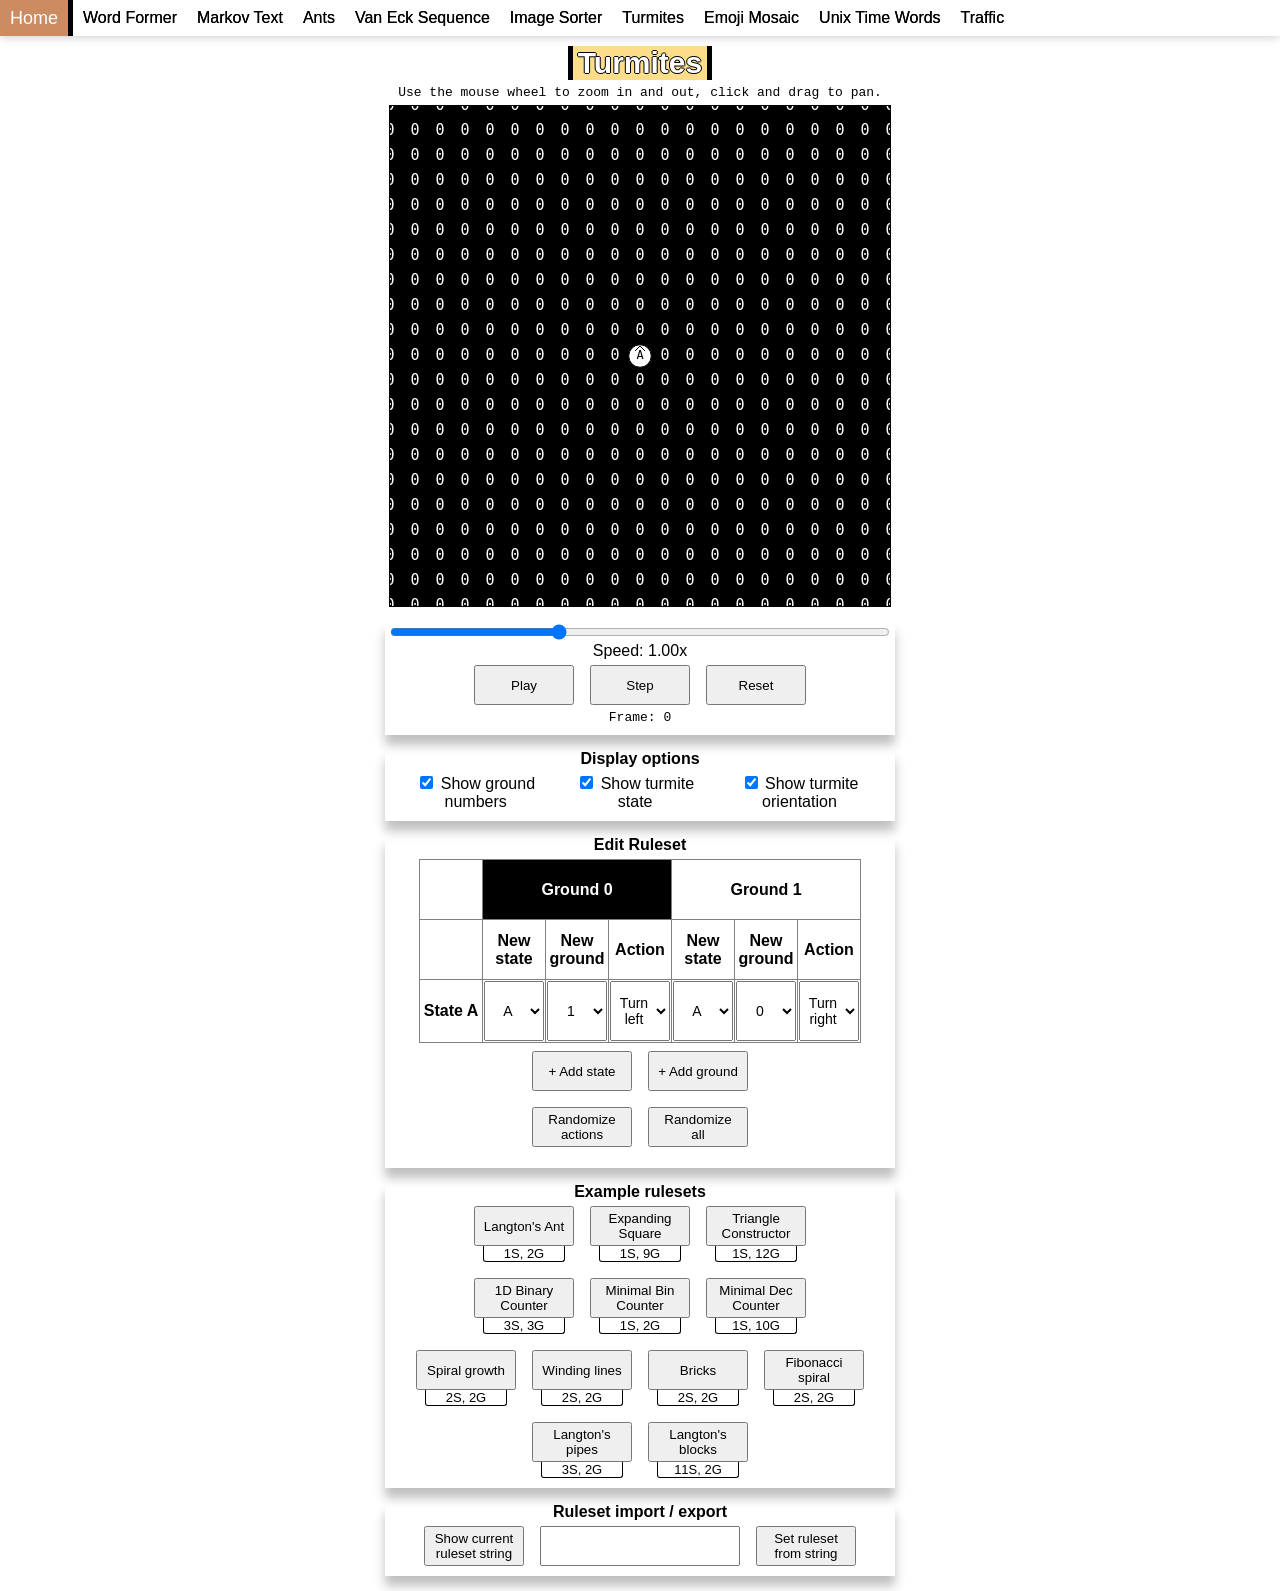
<file: turmites/index.html>
<html>
    <head>
        <title>Turmites</title>
        <link rel="stylesheet" href="/css/common.css">
        <link rel="stylesheet" href="css/style.css">
    </head>
    <body>
        <div id="header_placeholder"></div>
        <span class="main_header">Turmites</span>
        <span class="info">Use the mouse wheel to zoom in and out, click and drag to pan.</span>
        <canvas id="turmite_canvas" width="500" height="500"></canvas>
        <div class="control_container">
            <div class="control_group">
                <div class="control">
                    <input type="range" min="-15" max="30" value="0" id="speed">
                    <br>
                    <label for="speed">Speed: <span id="speed_text">1.00</span>x</label>
                </div>
            </div>
            <div class="control_group">
                <div class="control">
                    <button id="playpause">Play</button>
                </div>
                <div class="control">
                    <button id="step">Step</button>
                </div>
                <div class="control">
                    <button id="reset">Reset</button>
                </div>
            </div>
            <span class="info">Frame: <span id="frame">0</span></span>
        </div>
        <div class="control_container">
            <span class="container_heading">Display options</span>
            <div class="control_group">
                <div class="control">
                    <input type="checkbox" id="ground_display" checked>
                    <label for="ground_display">Show ground numbers</label>
                </div>
                <div class="control">
                    <input type="checkbox" id="state_display" checked>
                    <label for="state_display">Show turmite state</label>
                </div>
                <div class="control">
                    <input type="checkbox" id="orientation_display" checked>
                    <label for="orientation_display">Show turmite orientation</label>
                </div>
            </div>
        </div>
        <div class="control_container" id="outer_table_container">
            <span class="container_heading">Edit Ruleset</span>
            <div id="table_container"></div>
            <div class="spaced_control_group">
                <div class="control">
                    <button id="add_state">+ Add state</button>
                </div>
                <div class="control">
                    <button id="add_ground">+ Add ground</button>
                </div>
            </div>
            <div class="spaced_control_group">
                <div class="control">
                    <button id="randomize_actions">Randomize actions</button>
                </div>
                <div class="control">
                    <button id="randomize_all">Randomize all</button>
                </div>
            </div>
        </div>
        <div class="control_container">
            <span class="container_heading">Example rulesets</span>
            <div class="spaced_control_group">
                <div class="control">
                    <button class="preset_button" data-ruleset="1,2,0,1,0,0,0,1">Langton's Ant</button>
                    <div class="button_note">1S, 2G</div>
                </div>
                <div class="control">
                    <button class="preset_button" data-ruleset="1,9,0,1,0,0,2,1,0,3,1,0,4,1,0,5,1,0,6,1,0,7,0,0,8,0,0,0,1">Expanding Square</button>
                    <div class="button_note">1S, 9G</div>
                </div>
                <div class="control">
                    <button class="preset_button" data-ruleset="1,12,0,1,1,0,2,1,0,3,0,0,4,0,0,5,0,0,6,1,0,7,0,0,8,0,0,9,0,0,10,1,0,11,1,0,0,1">Triangle Constructor</button>
                    <div class="button_note">1S, 12G</div>
                </div>
            </div>
            <div class="spaced_control_group">
                <div class="control">
                    <button class="preset_button" data-ruleset="3,3,1,2,2,0,0,0,0,0,0,2,1,3,1,0,2,0,0,0,2,0,2,2,1,2,1,2,3">1D Binary Counter</button>
                    <div class="button_note">3S, 3G</div>
                </div>
                <div class="control">
                    <button class="preset_button" data-ruleset="1,2,0,1,0,0,0,2">Minimal Bin Counter</button>
                    <div class="button_note">1S, 2G</div>
                </div>
                <div class="control">
                    <button class="preset_button" data-ruleset="1,10,0,1,0,0,2,0,0,3,0,0,4,0,0,5,0,0,6,0,0,7,0,0,8,0,0,9,0,0,0,2">Minimal Dec Counter</button>
                    <div class="button_note">1S, 10G</div>
                </div>
            </div>
            <div class="spaced_control_group">
                <div class="control">
                    <button class="preset_button" data-ruleset="2,2,1,1,2,0,1,0,1,1,1,0,0,2">Spiral growth</button>
                    <div class="button_note">2S, 2G</div>
                </div>
                <div class="control">
                    <button class="preset_button" data-ruleset="2,2,1,1,1,1,1,0,1,1,1,0,0,1">Winding lines</button>
                    <div class="button_note">2S, 2G</div>
                </div>
                <div class="control">
                    <button class="preset_button" data-ruleset="2,2,1,1,2,0,1,2,0,1,0,0,1,3">Bricks</button>
                    <div class="button_note">2S, 2G</div>
                </div>
                <div class="control">
                    <button class="preset_button" data-ruleset="2,2,1,1,0,1,1,0,1,1,1,0,0,2">Fibonacci spiral</button>
                    <div class="button_note">2S, 2G</div>
                </div>
            </div>
            <div class="control_group">
                <div class="control">
                    <button class="preset_button" data-ruleset="3,2,1,1,0,1,0,1,2,1,2,2,0,2,0,1,2,0,0,2">Langton's pipes</button>
                    <div class="button_note">3S, 2G</div>
                </div>
                <div class="control">
                    <button class="preset_button" data-ruleset="11,2,1,1,1,1,0,0,2,1,0,2,0,1,3,1,2,3,0,2,4,1,0,4,0,1,5,1,0,5,0,1,6,1,1,6,0,0,7,1,0,7,0,1,8,1,3,8,0,3,9,0,2,9,1,2,10,1,3,10,0,3,0,0,0,0,1,1">Langton's blocks</button>
                    <div class="button_note">11S, 2G</div>
                </div>
            </div>
        </div>
        <div class="control_container">
            <span class="container_heading">Ruleset import / export</span>
            <div class="control_group">
                <div class="control">
                    <button id="export_ruleset">Show current ruleset string</button>
                </div>
                <div class="control">
                    <textarea id="ruleset_string_box"></textarea>
                </div>
                <div class="control">
                    <button id="import_ruleset">Set ruleset from string</button>
                </div>
            </div>
        </div>
        <script src="/js/include_html.js"></script>
        <script src="js/turmites.js"></script>
    </body>
</html>
</file>
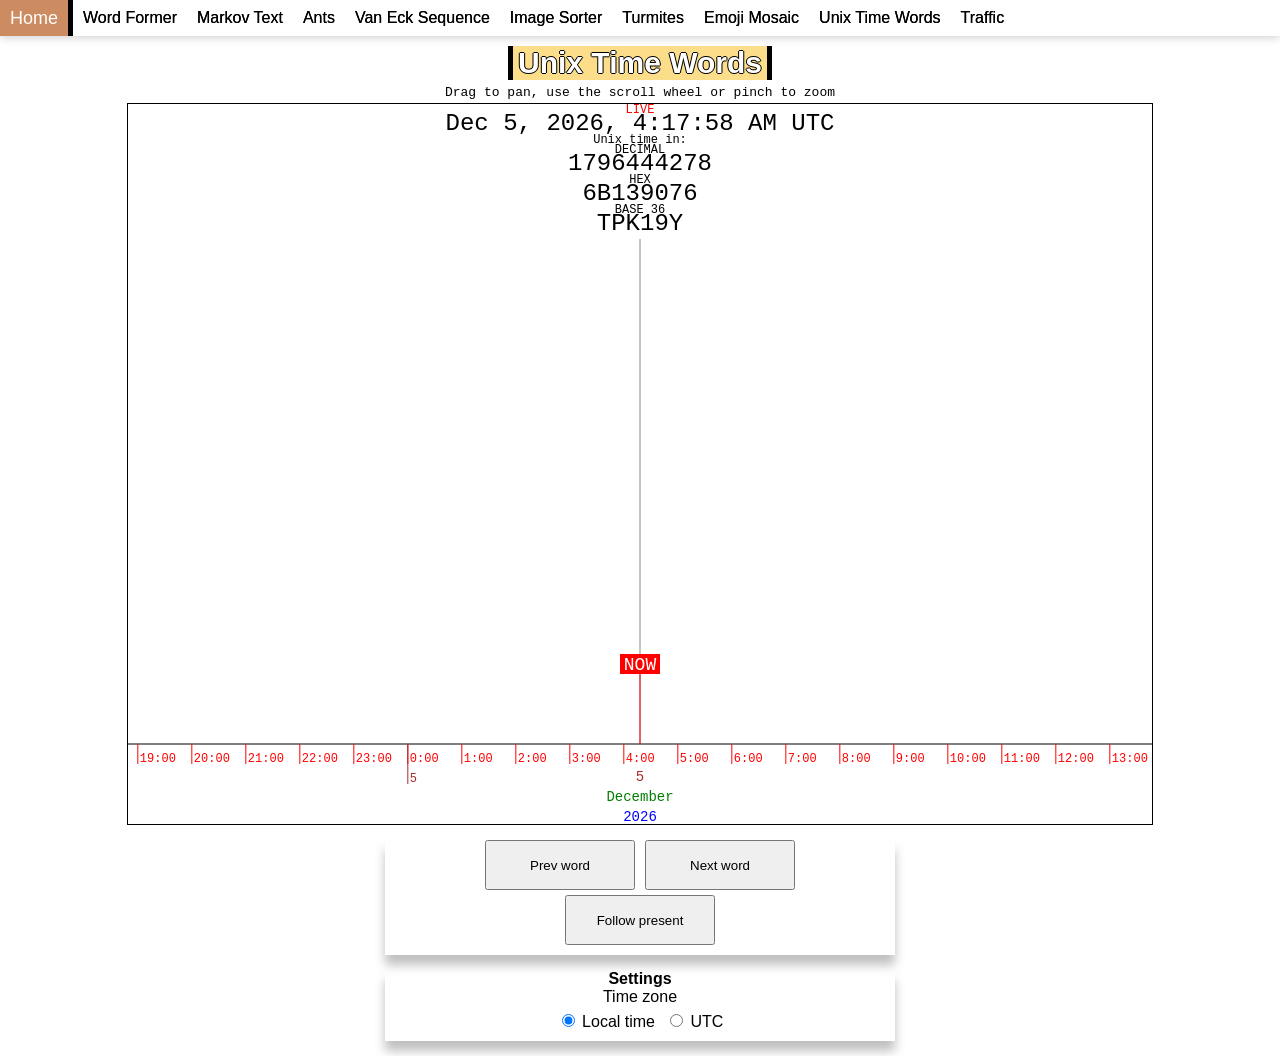
<file: unixwords/index.html>
<html>
    <head>
        <title>Unix Time Words</title>
        <link rel="stylesheet" href="/css/common.css">
        <link rel="stylesheet" href="css/style.css">
    </head>
    <body>
        <div id="header_placeholder"></div>
        <span class="main_header">Unix Time Words</span>
        <span class="info">Drag to pan, use the scroll wheel or pinch to zoom</span>
        <canvas id="unix_time_canvas" width="1000" height="500"></canvas>
        <div class="control_container">
            <div class="control_group">
                <div class="control">
                    <button id="prev_button">Prev word</button>
                </div>
                <div class="control">
                    <button id="next_button">Next word</button>
                </div>
            </div>
            <div class="control_group">
                <div class="control">
                    <button id="live_button">Follow present</button>
                </div>
            </div>
        </div>
        <div class="control_container">
            <span class="container_heading">Settings</span>
            <span class="container_subheading">Time zone</span>
            <div class="control_group">
                <div class="control">
                    <input type="radio" id="local_time_radio" name="timezone" value="local" checked>
                    <label for="local_time_radio">Local time</label>
                </div>
                <div class="control">
                    <input type="radio" id="utc_radio" name="timezone" value="utc">
                    <label for="utc_radio">UTC</label>
                </div>
            </div>
        </div>
        <script src="/js/include_html.js"></script>
        <script src="js/unixwords.js"></script>
    </body>
</html>
</file>
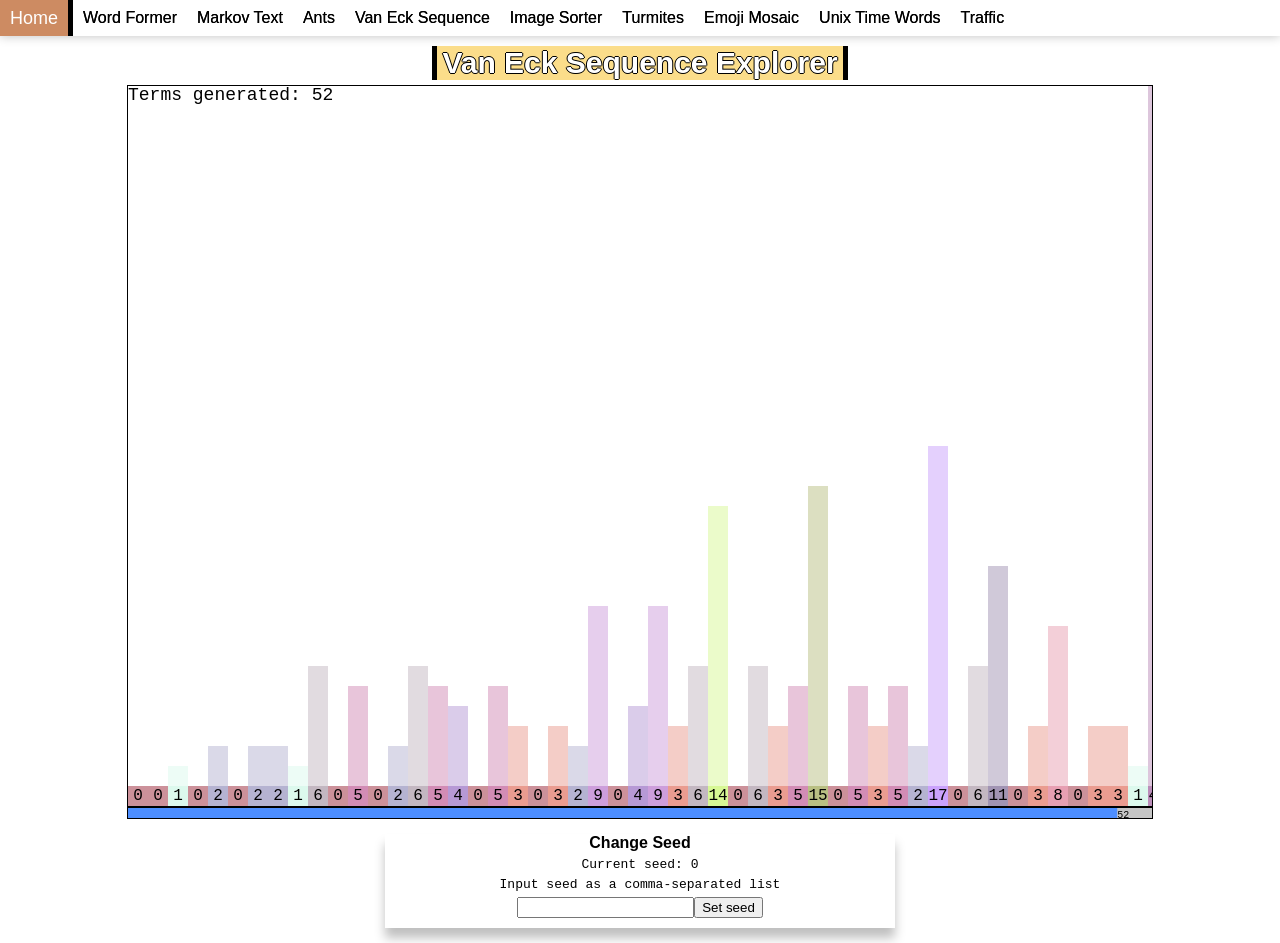
<file: vaneck/index.html>
<html>
    <head>
        <title>Van Eck Sequence</title>
        <link rel="stylesheet" href="/css/common.css">
        <link rel="stylesheet" href="css/style.css">
    </head>
    <body>
        <div id="header_placeholder"></div>
        <span class="main_header">Van Eck Sequence Explorer</span>
        <canvas id="vaneckCanvas" width="1000" height="500"></canvas>
        <canvas id="barCanvas" width="1000" height="10"></canvas>
        <div class="control_container">
            <span class="container_heading">Change Seed</span>
            <span class="info">Current seed: <span id="current_seed">0</span></span>
            <span class="info">Input seed as a comma-separated list</span>
            <div class="control_group">
                <input type="text" id="seed_input">
                <button id="seed_button">Set seed</button>
            </div>
        </div>
        <script src="/js/include_html.js"></script>
        <script src="js/vaneck.js"></script>
    </body>
</html>
</file>
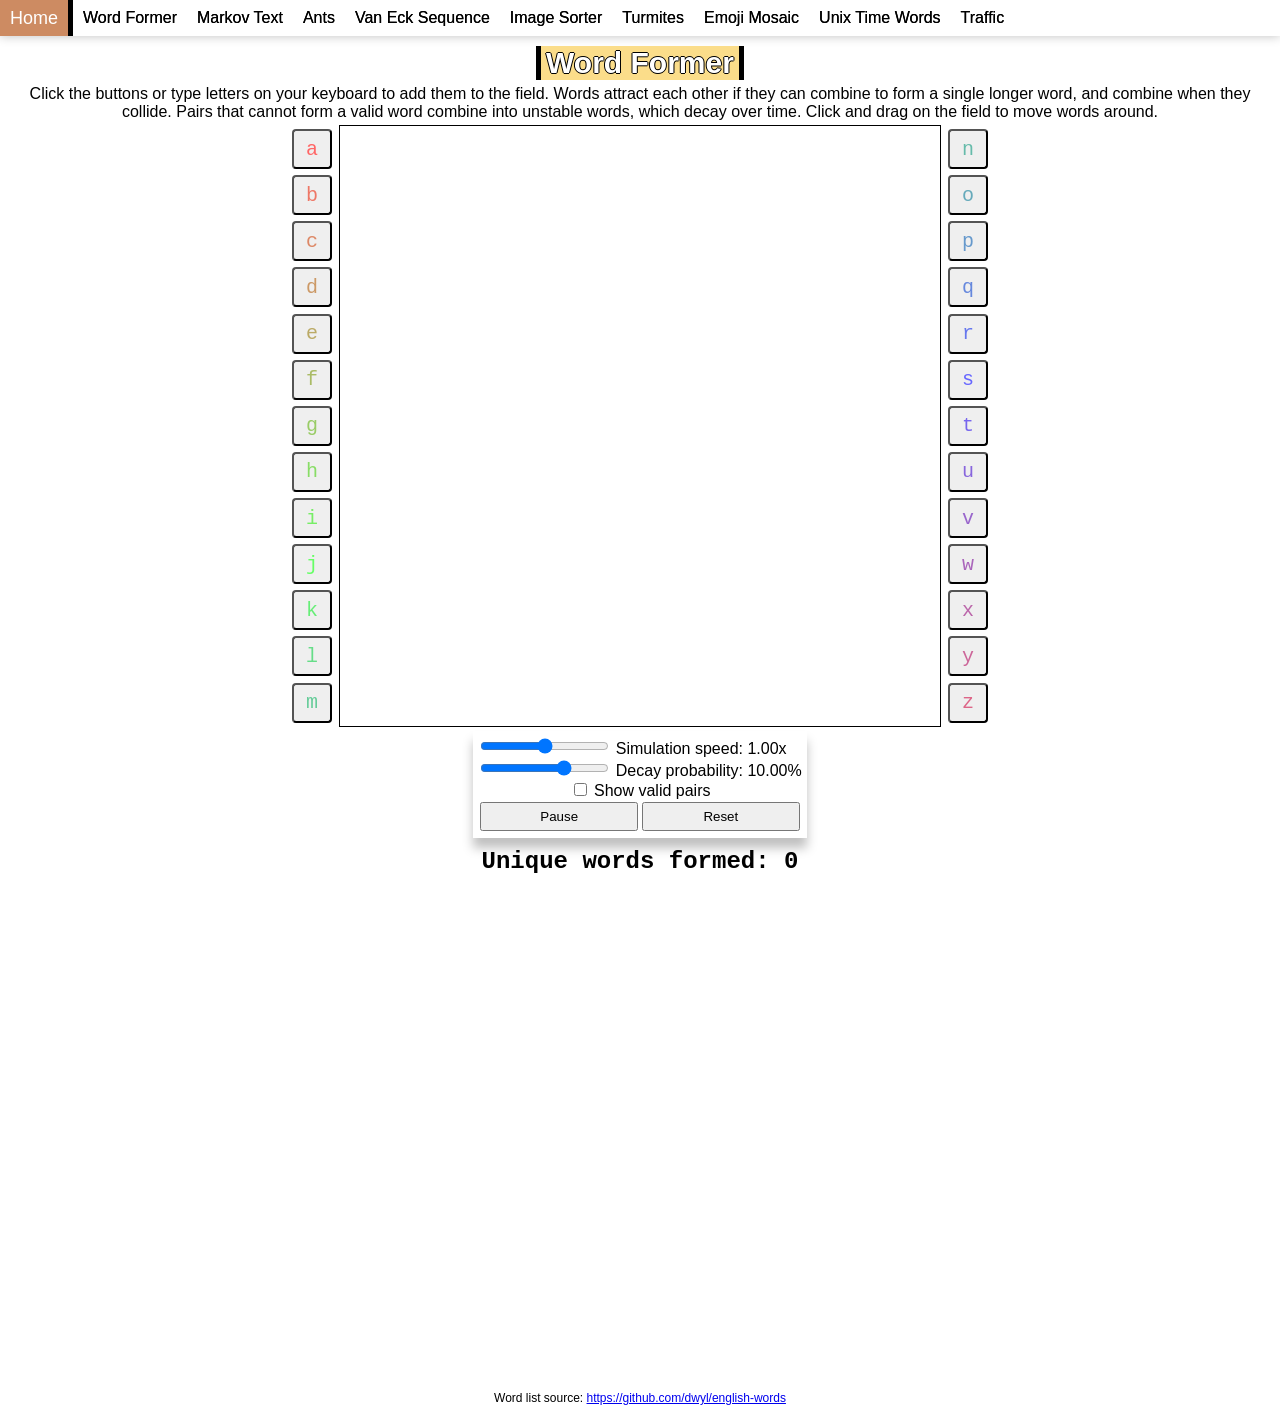
<file: wordformer/index.html>
<html>
    <head>
        <title>Word former</title>
        <link rel="stylesheet" href="/css/common.css">
        <link rel="stylesheet" href="css/style.css">
    </head>
    <body>
        <div id="header_placeholder"></div>
        <span class="main_header">Word Former</span>
        <div class="explanation">
            Click the buttons or type letters on your keyboard to add them to the field. 
            Words attract each other if they can combine to form a single longer word, and combine when they collide. 
            Pairs that cannot form a valid word combine into unstable words, which decay over time.
            Click and drag on the field to move words around.
        </div>
        <div id="canvas_container">
            <div class="button_column" id="button_column_1">
                <!-- buttons added here by javascript -->
            </div>
            <canvas id="main_canvas" width="600" height="600"></canvas>
            <div class="button_column" id="button_column_2">
                <!-- buttons added here by javascript -->
            </div>
        </div>
        <div class="controls">
            <div class="control_container">
                <input type="range" id="speed_slider" min="-20" max="20" value="0">
                <label for="speed_slider">Simulation speed: <span id="speed_label">1.00x</span></label>
                <br>
                <input type="range" id="decay_slider" min="-30" max="0" value="-10">
                <label for="decay_slider">Decay probability: <span id="decay_prob">10.00%</span></label>
            </div>
            <div class="control_container">
                <input type="checkbox" id="show_connections">
                <label for="show_connections">Show valid pairs</label>
            </div>
            <div id="control_buttons">
                <button class="control_button" id="playPause">Pause</button>
                <button class="control_button" id="reset">Reset</button>
            </div>
        </div>
        <span class="header">Unique words formed: <span id="wordCount">0</span></span>
        <div id="wordList"></div>
        <span class="small_note">Word list source: <a href="https://github.com/dwyl/english-words">https://github.com/dwyl/english-words</a></span>

        <script src="/js/include_html.js"></script>
        <script src="js/words.js"></script>
    </body>
</html>
</file>
<file: css/common.css>
body {
    font-family: Arial, Helvetica, sans-serif;
    margin: 0;
}

#header_placeholder {
    /* 
       same height as header so page doesn't jump 
       when header loads
    */
    height: 36px;
    margin-bottom: 10px;
}

#nav {
    display: flex;
    align-items: center;

    height: 36px;
    margin-bottom: 10px;
    background-color: white;

    box-shadow: 0 0 10px rgba(0, 0, 0, 0.25);
}

#home_nav {
    display: flex;
    align-items: center;
    justify-content: center;

    font-size: 18px;
    text-decoration: none;
    color: white;

    width: fit-content;
    height: 100%;
    padding: 0 10px;
    background-color: #cd8b62;

    border-style: none solid none none;
    border-color: black;
    border-width: 5px;

    transition: text-shadow 0.3s ease;
}

#home_nav:hover {
    text-shadow: 
        -1px 0 0 black,
        1px 0 0 black,
        0 -1px 0 black,
        0 1px 0 black;
}

.nav_link {
    color: black;
    text-shadow: 0 0 0 black;
    transition: color 0.3s ease, text-shadow 0.3s ease;
    text-decoration: none;
    margin: 0 10px;
}

.nav_link:hover {
    color: white;
    text-shadow: 
        -1px 0 0 black,
        1px 0 0 black,
        0 -1px 0 black,
        0 1px 0 black;
}

.main_header {
    display: block;
    width: fit-content;
    margin: 5px auto;
    font-size: 30px;
    font-weight: bold;

    border-style: none solid;
    border-color: black;
    border-width: 5px;
    padding: 0 5px;

    background-color: #fbdd8a;
    color: white;
    text-shadow:
        1px 0 0 black,
        -1px 0 0 black,
        0 1px 0 black,
        0 -1px 0 black;
}
</file>
<file: css/home.css>
body {
    background-image: linear-gradient(to bottom right, #f3bc5c, #ffeea8);
}

#header_placeholder {
    margin-bottom: 0;
}

#nav {
    margin-bottom: 0;
}

#hi_container {
    width: 100%;
    height: calc(100% - 36px);
    text-align: center;
    font-weight: bold;
    color: white;
    text-shadow:  
        -6px 6px 0px black, 
        -6px -6px 0px black,
        6px 6px 0px black,
        6px -6px 0px black;
    cursor: pointer;
    overflow: hidden;
}

#hi {
    display: block;
}

#center_rule {
    margin: 0 8px 0 8px;
}

#padder {
    width: 100%;
    min-height: calc(100% - 8px);
}

.container {
    background-color: rgba(255, 255, 255, 0.8);
    padding: 5px;
    margin: 8px;
    box-shadow: 0 5px 5px rgba(0, 0, 0, 0.25);
}

.header {
    display: block;
    font-size: 30px;
    font-family: Arial, Helvetica, sans-serif;
    font-weight: bold;
    border-style: none none none solid;
    border-color: black;
    border-width: 5px;
    padding: 0 0 0 5px;

    color: white;
    text-shadow:
        1px 0 0 black,
        -1px 0 0 black,
        0 1px 0 black,
        0 -1px 0 black;
}

label {
    font-family: Arial, Helvetica, sans-serif;
}

canvas {
    display: block;
    margin: 0 auto;
    border: 1px solid black;
}

p {
    padding-left: 40px;
}

ul {
    list-style-type: square;
}

a.animated_link {
    color: black;
    text-shadow: 0 0 0 black;
    transition: color 0.3s ease, text-shadow 0.3s ease;
    text-decoration: none;
}

a.animated_link:hover {
    color: white;
    text-shadow: 
        -1px 0 0 black,
        1px 0 0 black,
        0 -1px 0 black,
        0 1px 0 black;
}

.big_link {
    margin: 20px 40px;
    border-style: none none none solid;
    border-color: black;
    border-width: 5px;
    padding: 0 0 0 5px;
}

.big_link_title {
    font-weight: bold;
    font-size: 24px;
    margin-left: 3px;
}

.image_and_text {
    min-height: 206px;
    display: flex;
    gap: 10px;
    margin: 5px 0;
}

.image_outer_container {
    background-color: black;
    height: 200px;
    width: 200px;
    padding: 3px;
}

.image_inner_container {
    height: 200px;
    width: 200px;
    overflow: hidden;
}

.image_inner_container img {
    width: 100%;
    height: 100%;
    object-fit: cover;
}
</file>
<file: ants/css/style.css>
.canvas_container {
    position: relative;
    display: block;
    width: 800px;
    height: 800px;
    margin: 0 auto;
    border: 1px solid white;
}

.layer_canvas {
    position: absolute;
    top: 0;
    left: 0;
}

.tool_container {
    width: fit-content;
    padding: 5px;
    background-color: rgba(255, 255, 255, 0.8);
    box-shadow: 0 10px 10px rgba(0, 0, 0, 0.25);
    margin: 5px auto;
}

.tool {
    display: inline;
    margin: 0 5px;
}

.button_container {
    width: 400px;
    padding: 5px;
    background-color: rgba(255, 255, 255, 0.8);
    box-shadow: 0 10px 10px rgba(0, 0, 0, 0.25);
    margin: 5px auto;
}

.button_inner_container {
    width: fit-content;
    margin: 5px auto;
}

#controls {
    width: 80%;
    margin: 5px auto;
    padding: 5px;
    background-color: rgba(255, 255, 255, 0.8);
    box-shadow: 0 10px 10px rgba(0, 0, 0, 0.25);
}

.control_container {
    min-height: 100px;
}

.slider {
    /* appearance: none;
    width: 100%; */
    height: 15px;
    background: #a0a0a0;
    outline: none;
    opacity: 0.7;
    -webkit-transition: .2s;
    transition: .2s;
}

.slider:hover {
    opacity: 1;
}

label {
    margin: auto 0;
}

.explanation {
    display: block;
    padding: 5px 5px 5px 30px;
    font-size: 12px;
}
</file>
<file: emojimosaic/css/style.css>
.canvas_container {
    width: 500px;
    height: 500px;
    border: 1px solid black;
    position: relative;
    display: block;
    margin: 5px auto 25px auto;
}

.layer_canvas {
    position: absolute;
    top: 0;
    left: 0;
}

.control_container {
    width: fit-content;
    min-width: 500px;
    box-shadow: 0 10px 10px rgba(0, 0, 0, 0.25);
    margin: 15px auto;
    padding: 0 5px 5px 5px;
}

.container_heading {
    font-weight: bold;
    display: block;
    width: fit-content;
    margin: 0 auto;
}

.container_subheading {
    display: block;
    width: fit-content;
    margin: 0 auto;
}

.info {
    font-family: monospace;
    display: block;
    width: fit-content;
    margin: 5px auto;
}

.control_group {
    display: flex;
    justify-content: center;
    margin-top: 5px;
    margin-bottom: 5px;
}

.wide_cell {
    min-width: 170px;
    border: none;
}

.control {
    text-align: center;
    margin: 0 5px;
}

#go_button {
    width: 100px;
    height: 50px;
}

table {
    table-layout: fixed;
    border-collapse: collapse;
    margin: 0 auto;
}

th, td {
    text-align: center;
    vertical-align: middle;
    border: 1px solid black;
    padding: 3px;
}

#compare_preview_canvas {
    border: 1px solid black;
}

#click_info {
    display: none;
}

#click_info_canvas {
    border: 1px solid black;
}

.emoji_table_cell {
    border: 1px solid black;
    padding: 3px;
    font-size: 36px;
}

.emoji_table_canvas {
    display: inline;
    border: 1px solid black;
}

.score_table_cell {
    border: 1px solid black;
    padding: 3px;
    font-family: monospace;
}

#output_container {
    display: none;
}

#output_text {
    width: fit-content;
    margin: 0 auto;
    font-size: 14px;
    font-family: monospace;
    line-height: 17px;
}
</file>
<file: imagesorter/css/style.css>
.canvas_container {
    width: 500px;
    height: 500px;
    border: 1px solid black;
    position: relative;
    display: block;
    margin: 5px auto 25px auto;
}

#interact_canvas {
    touch-action: none;
}

.layer_canvas {
    position: absolute;
    top: 0;
    left: 0;
}

#arrow_bottom {
    position: absolute;
    top: 500px;
    left: 0;
    width: 500px;
    height: 20px;
    text-align: center;
    overflow: hidden;
}

#arrow_left {
    position: absolute;
    top: 0;
    left: -20px;
    width: 20px;
    height: 500px;

    writing-mode: sideways-lr;
    text-orientation: sideways;
    text-align: center;
    overflow: hidden;
}

.info_container {
    width: fit-content;
    box-shadow: 0 10px 10px rgba(0, 0, 0, 0.25);
    margin: 5px auto;
    font-family: monospace;
    text-align: center;
    padding: 0 5px 5px 5px;
}

.control_container {
    width: 500px;
    box-shadow: 0 10px 10px rgba(0, 0, 0, 0.25);
    margin: 5px auto;
    padding: 0 5px 5px 5px;
}

button {
    width: 60px;
    height: 30px;
    margin: 0 5px;
    padding: 0;
}

.container_heading {
    font-weight: bold;
    display: block;
    width: fit-content;
    margin: 0 auto;
}

.container_subheading {
    display: block;
    width: fit-content;
    margin: 5px auto 0 auto;
}

table {
    table-layout: fixed;
    border-collapse: collapse;
}

.control_group {
    display: flex;
    justify-content: center;
    margin-top: 5px;
    margin-bottom: 5px;
}

.control {
    display: inline;
    margin: 0 8px;
    text-align: center;
}

#swap_distance {
    width: 250px;
}

#pixel_count {
    width: 250px;
}

.example_image_button {
    width: 70px;
    height: 40px;
}
</file>
<file: markovtext/css/style.css>
#page_container {
    width: 800px;
    margin: 0 auto;
    padding-bottom: 10px;
}

.section_header {
    display: block;
    width: fit-content;
    margin: 5px auto 0 auto;
}

.collapse {
    cursor: pointer;
    text-decoration: underline;
    user-select: none;
}

canvas {
    display: block;
    margin: 0 auto;
    background-color: white;
    border: 1px solid black;
}

.settings_container {
    background-color: lightgray;
}

.settings_header {
    font-weight: bold;
    margin: 5px;
    text-align: center;
}

.setting {
    padding: 0 10px;
}

strong {
    background-color: lightskyblue;
}

#focus_scrolls {
    display: flex;
}

.scrollbox_container {
    width: 50%;
}

.small_header {
    display: block;
    width: fit-content;
    margin: 0 auto;
    font-size: 12px;
}

.scrollbox {
    height: 100px;
    overflow-y: auto;
    border-radius: 3px;
    padding-left: 4px;
    padding-right: 4px;

    font-family: monospace;
    white-space: pre-wrap;
    overflow-wrap: anywhere;
}

#focusLeft {
    text-align: right;
    background-color: lightgreen;
}

#focusRight {
    background-color: lightcoral;
}

#focus_header {
    height: 50px;
    background-color: rgb(176, 225, 255);
    border-radius: 3px;

    /* center content */
    display: flex;
    flex-direction: column;
    justify-content: center;
    align-items: center;
}

#focus_header_text {
    font-family: monospace;
    font-size: 24px;
    white-space: pre;
}

#focus_header_count {
    font-family: monospace;
    font-size: 12px;
}

.context_click {
    width: 100%;
    cursor: pointer;
    user-select: none;
}

.slider {
    appearance: none;
    width: 396px;
    height: 15px;
    background: #a0a0a0;
    outline: none;
    opacity: 0.7;
    -webkit-transition: .2s;
    transition: .2s;
}

.slider:hover {
    opacity: 1;
}

.control_group {
    display: flex;
    justify-content: center;
}

.control {
    width: fit-content;
    margin: 5px;
}

.big_button {
    width: 100px;
    height: 40px;
}

#textbox {
    height: 150px;
    overflow-y: auto;
    border: 1px solid #808080;
    padding: 10px;
    font-size: 16px;
    outline: none;
    border-radius: 4px;
    background-color: #f0f0f0;
    white-space: pre-wrap;
    overflow-wrap: anywhere;
}

#output {
    height: 150px;
    overflow-y: auto;
    border: 1px solid #404040;
    padding: 10px;
    font-size: 16px;
    outline: none;
    border-radius: 4px;
    background-color: #a0a0a0;
    white-space: pre-wrap;
    overflow-wrap: anywhere;
}
</file>
<file: traffic/css/style.css>
#main_canvas {
    display: block;
    margin: 0 auto;
    border: 1px solid black;
    touch-action: none;
}

.control_container {
    width: 500px;
    box-shadow: 0 10px 10px rgba(0, 0, 0, 0.25);
    margin: 15px auto;
    padding: 0 5px 5px 5px;
}

.container_heading {
    font-weight: bold;
    display: block;
    width: fit-content;
    margin: 0 auto;
}

.container_subheading {
    font-weight: bold;
    display: block;
    width: fit-content;
    margin: 0 auto;
}

.info {
    font-family: monospace;
    display: block;
    width: fit-content;
    margin: 5px auto;
}

.control_group {
    display: flex;
    justify-content: center;
    margin-top: 5px;
    margin-bottom: 5px;
}

.spaced_control_group {
    display: flex;
    justify-content: center;
    margin-top: 5px;
    margin-bottom: 16px;
}

.control {
    display: inline;
    margin: 0 8px;
    text-align: center;
}

button {
    width: 100px;
    height: 40px;
}

.long_slider {
    width: 200px;
}

.control_table {
    table-layout: fixed;
    text-align: right;
    border-collapse: collapse;
    margin: 0 auto;
}
</file>
<file: turmites/css/style.css>
#turmite_canvas {
    display: block;
    margin: 0 auto;
    border: 1px solid black;
    touch-action: none;
}

.control_container {
    width: 500px;
    box-shadow: 0 10px 10px rgba(0, 0, 0, 0.25);
    margin: 15px auto;
    padding: 0 5px 5px 5px;
}

.container_heading {
    font-weight: bold;
    display: block;
    width: fit-content;
    margin: 0 auto;
}

.container_subheading {
    font-weight: bold;
    display: block;
    width: fit-content;
    margin: 0 auto;
}

.info {
    font-family: monospace;
    display: block;
    width: fit-content;
    margin: 5px auto;
}

.control_group {
    display: flex;
    justify-content: center;
    margin-top: 5px;
    margin-bottom: 5px;
}

.spaced_control_group {
    display: flex;
    justify-content: center;
    margin-top: 5px;
    margin-bottom: 16px;
}

.control {
    display: inline;
    margin: 0 8px;
    text-align: center;
}

button {
    width: 100px;
    height: 40px;
}

.button_note {
    width: 80%;
    margin: 0 auto;
    border-width: 0 1px 1px 1px;
    border-style: solid;
    border-color: black;
    border-radius: 0 0 3px 3px;
    font-size: 13px;
}

#speed {
    width: 500px;
}

#outer_table_container {
    width: fit-content;
    min-width: 500px;
    max-width: 95%;
}

#table_container {
    width: fit-content;
    max-width: 100%;
    overflow-x: auto;
    margin: 5px auto 8px auto;
}

table {
    table-layout: fixed;
    border-collapse: collapse;
    margin: 0 auto;
}

th, td {
    height: 60px;
    text-align: center;
    border: 1px solid gray;
}

.table_select {
    width: 60px;
    height: 60px;
    font-size: 14px;
    text-align: center;
    text-wrap: balance;
}

.turn_select {
    font-size: 14px;
}

#ruleset_string_box {
    width: 200px;
    height: 100%;
    font-family: monospace;
    resize: none;
    overflow: auto;
}
</file>
<file: unixwords/css/style.css>
canvas {
    display: block;
    margin: 0 auto;
    border: 1px solid black;
    touch-action: none;
}

.control_container {
    width: 500px;
    box-shadow: 0 10px 10px rgba(0, 0, 0, 0.25);
    margin: 15px auto;
    padding: 0 5px 5px 5px;
}

.container_heading {
    font-weight: bold;
    display: block;
    width: fit-content;
    margin: 0 auto;
}

.container_subheading {
    display: block;
    width: fit-content;
    margin: 0 auto;
}

.info {
    font-family: monospace;
    display: block;
    width: fit-content;
    margin: 3px auto;
}

.control_group {
    display: flex;
    justify-content: center;
    margin-top: 5px;
    margin-bottom: 5px;
}

.control {
    text-align: center;
    margin: 0 5px;
}

button {
    width: 150px;
    height: 50px;
}
</file>
<file: vaneck/css/style.css>
canvas {
    display: block;
    margin: 0 auto;
    border: 1px solid black;
    touch-action: none;
}

.control_container {
    width: 500px;
    box-shadow: 0 10px 10px rgba(0, 0, 0, 0.25);
    margin: 15px auto;
    padding: 0 5px 5px 5px;
}

.container_heading {
    font-weight: bold;
    display: block;
    width: fit-content;
    margin: 0 auto;
}

.info {
    font-family: monospace;
    display: block;
    width: fit-content;
    margin: 5px auto;
}

.control_group {
    display: flex;
    justify-content: center;
    margin-top: 5px;
    margin-bottom: 5px;
}
</file>
<file: wordformer/css/style.css>
.header {
    font-family: monospace;
    font-size: 24px;
    font-weight: bold;
    display: block;
    width: fit-content;
    margin: 5px auto;
}

.explanation {
    text-align: center;
    margin: 5px;
}

#canvas_container {
    display: flex;
    width: fit-content;
    margin: 0 auto;
}

#main_canvas {
    touch-action: none;
    outline: 1px solid black;
}

.button_column {
    width: 40px;
    margin: 0 8px;
    display: flex;
    flex-direction: column;
    justify-content: space-between;
}

.letter_button {
    width: 40px;
    height: 40px;
    border-radius: 4px;
    margin: auto 0;
    font-family: monospace;
    font-size: 20px;
}

.controls {
    display: block;
    width: fit-content;
    margin: 5px auto 10px auto;
    padding: 5px;
    box-shadow: 0 10px 10px rgba(0, 0, 0, 0.25);
}

.control_container {
    width: fit-content;
    margin: 0 auto;
}

#control_buttons {
    width: 100%;
    display: flex;
}

.control_button {
    width: 100%;
    padding: 5px;
    margin: 2px;
}

#wordList {
    height: 500px;
    overflow-y: auto;
    font-family: monospace;
    margin: 8px;
}

.wordListUl {
    column-count: 5;
}

.small_note {
    display: block;
    width: fit-content;
    margin: 5px auto;
    font-size: 12px;
}
</file>
